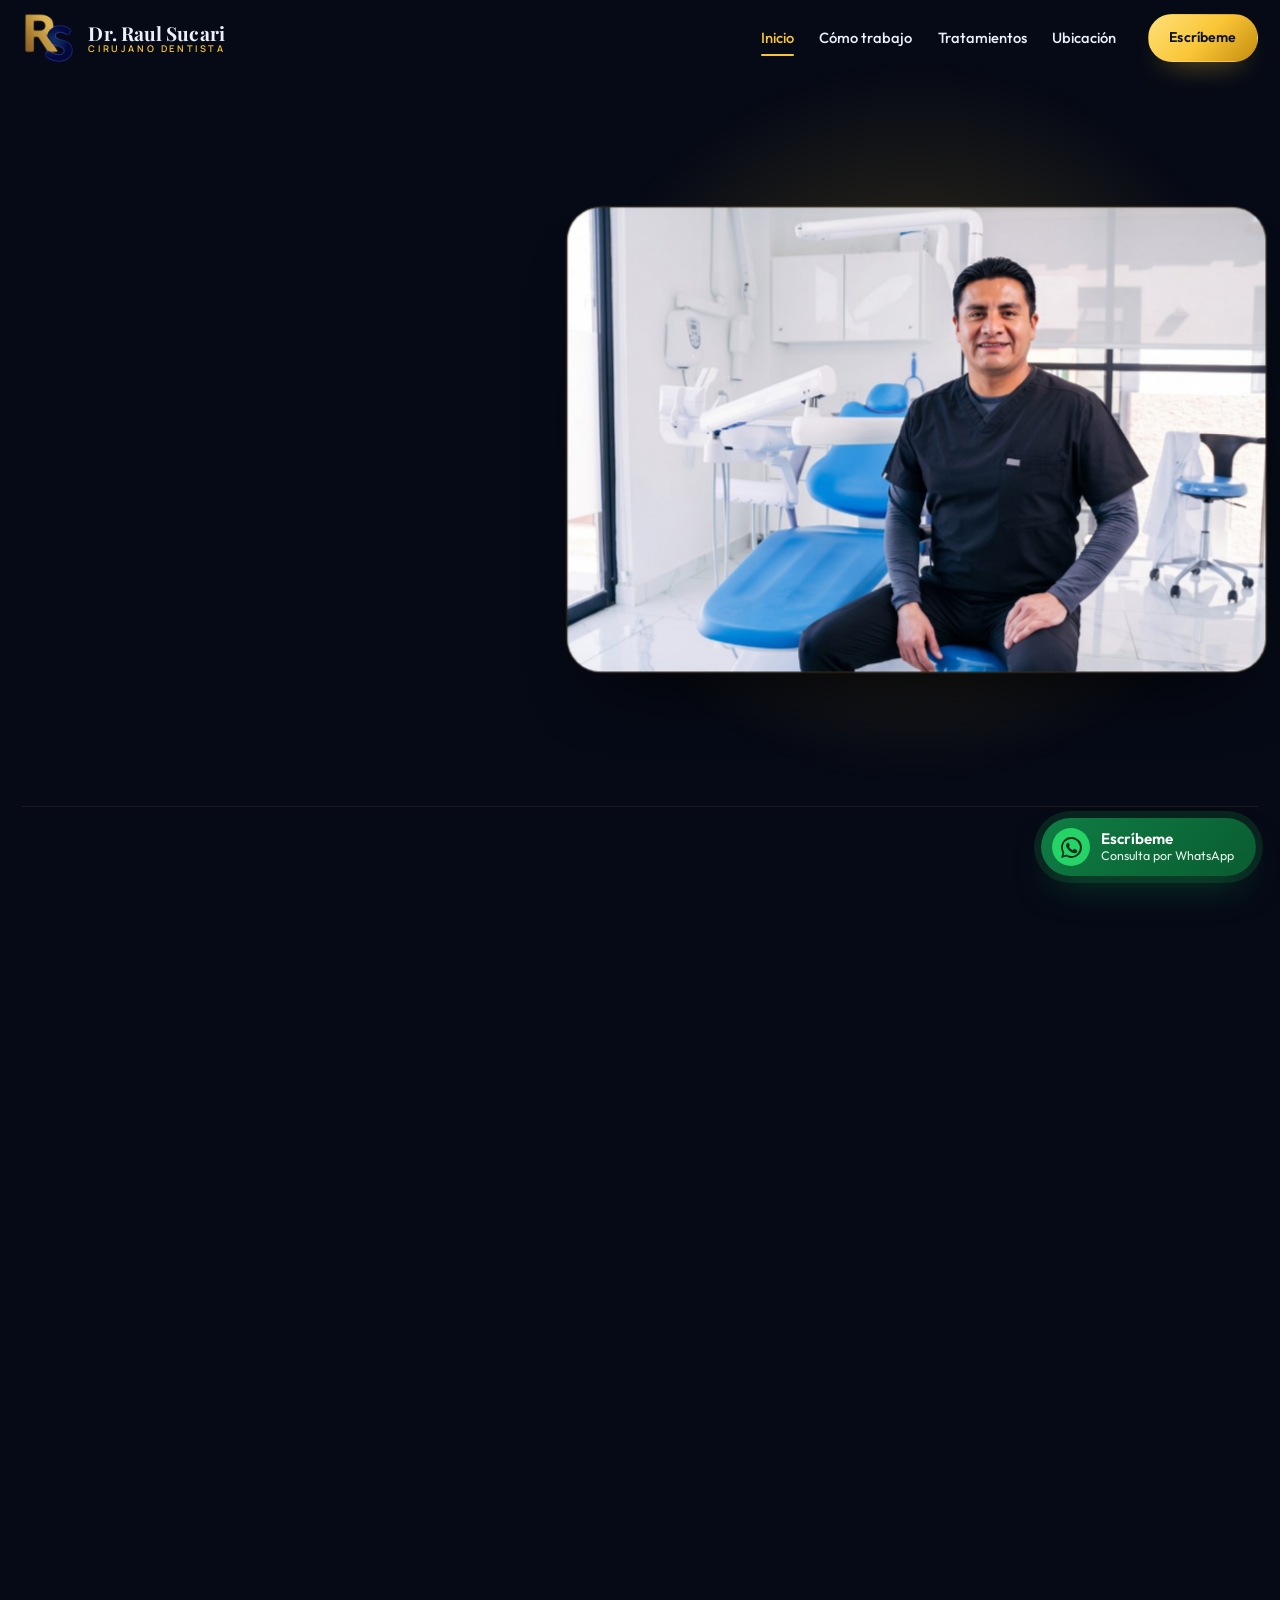
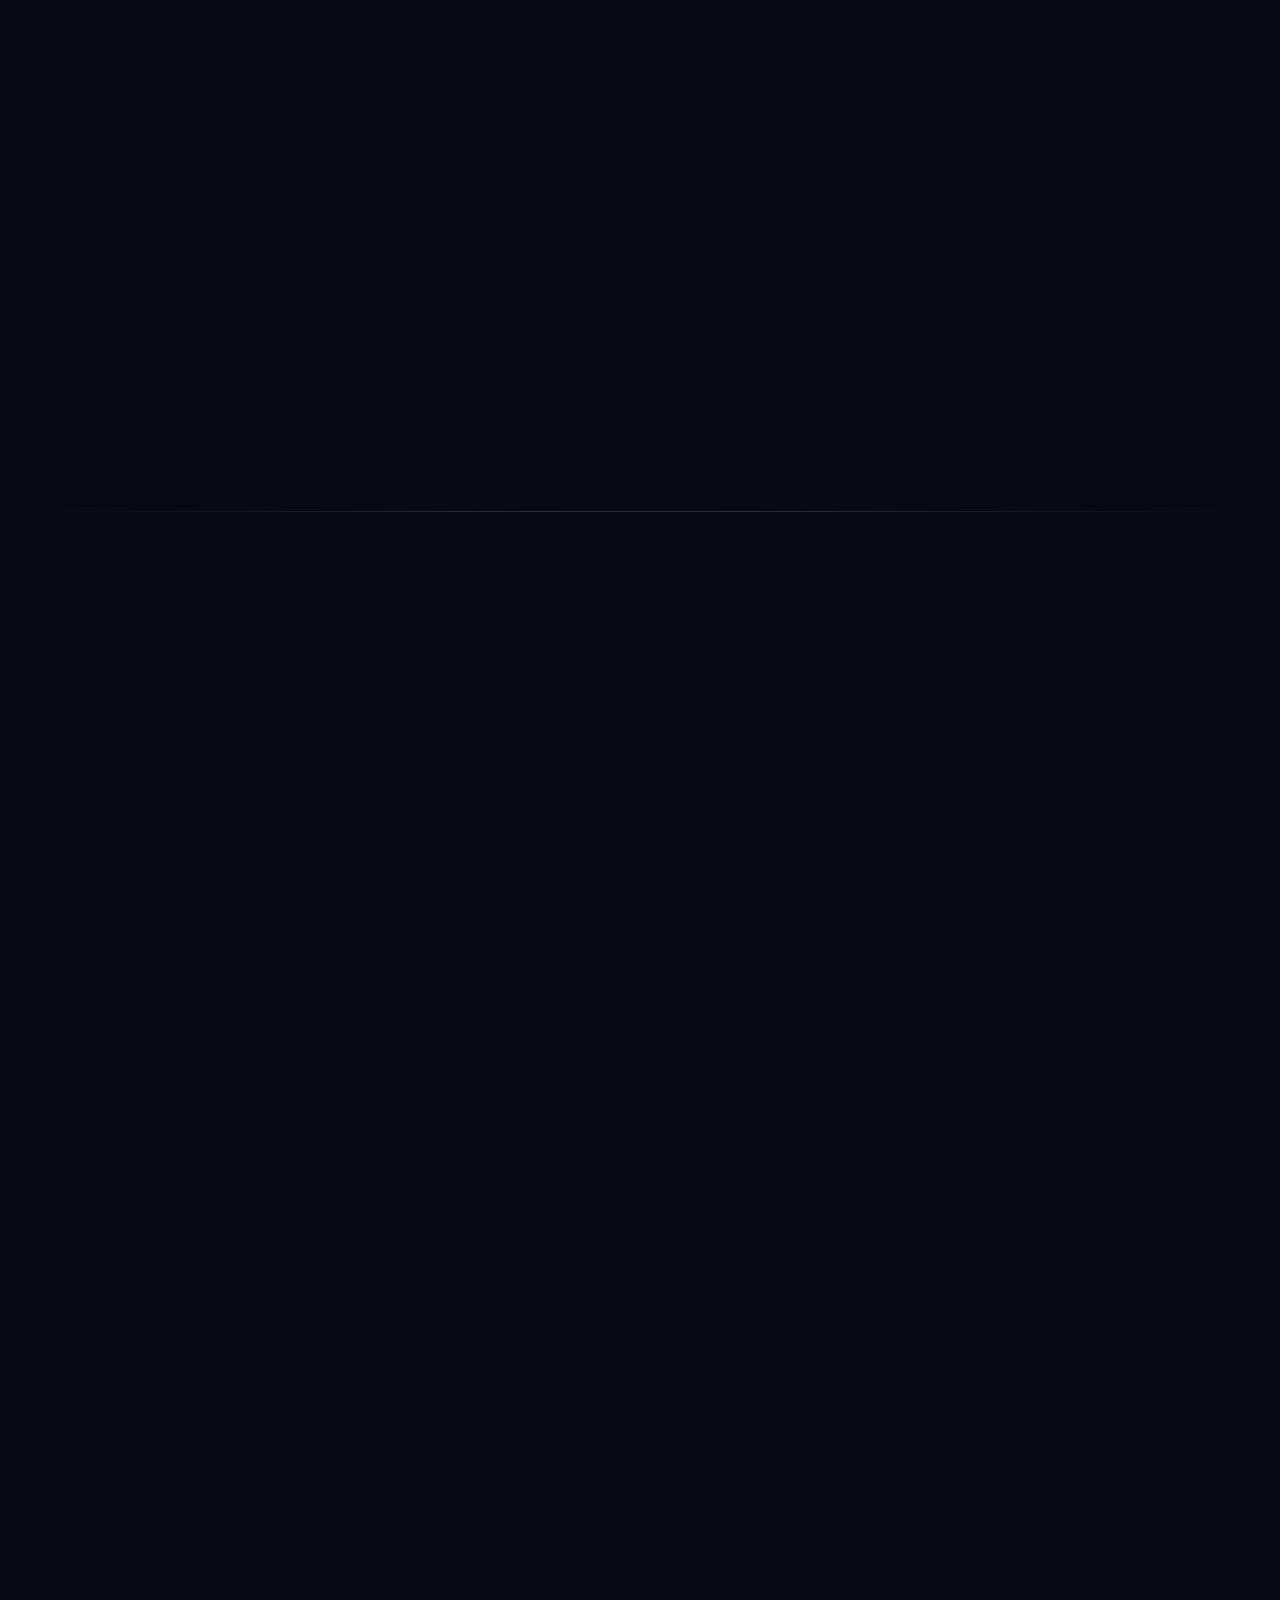
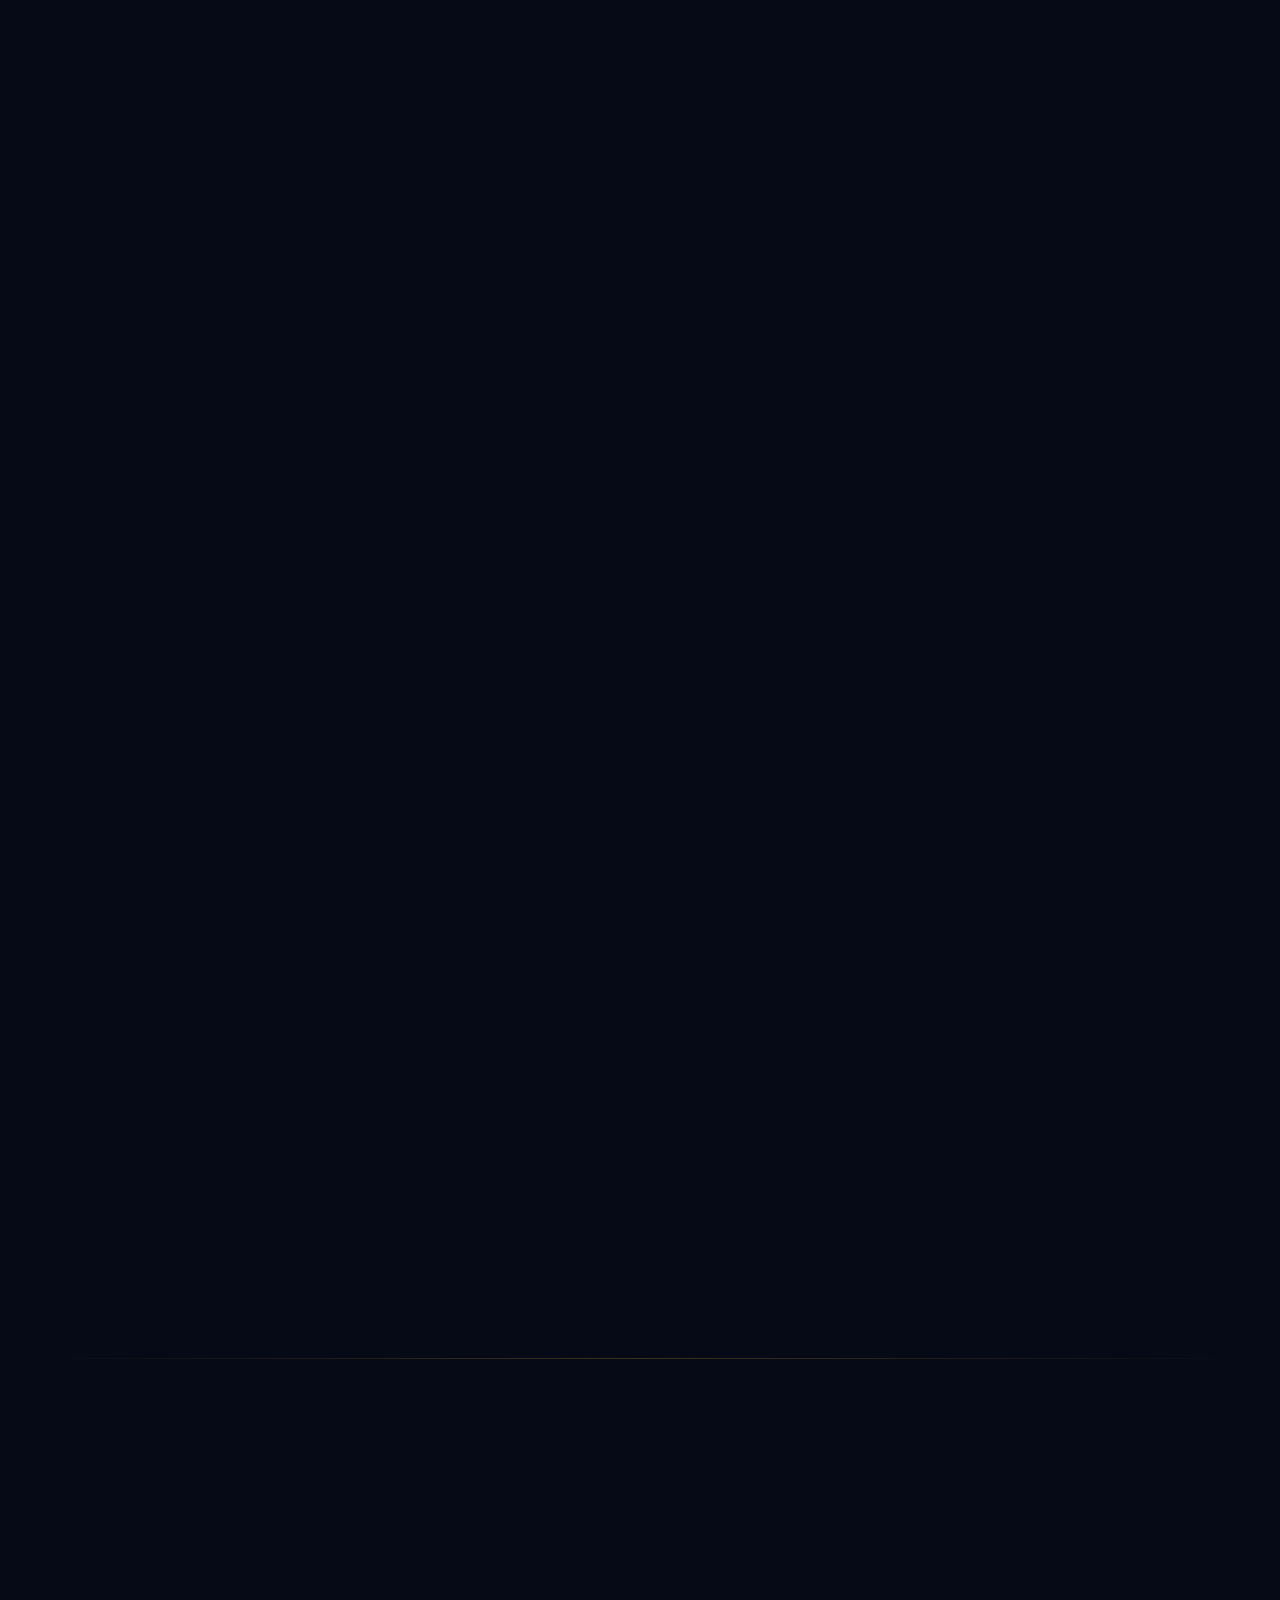
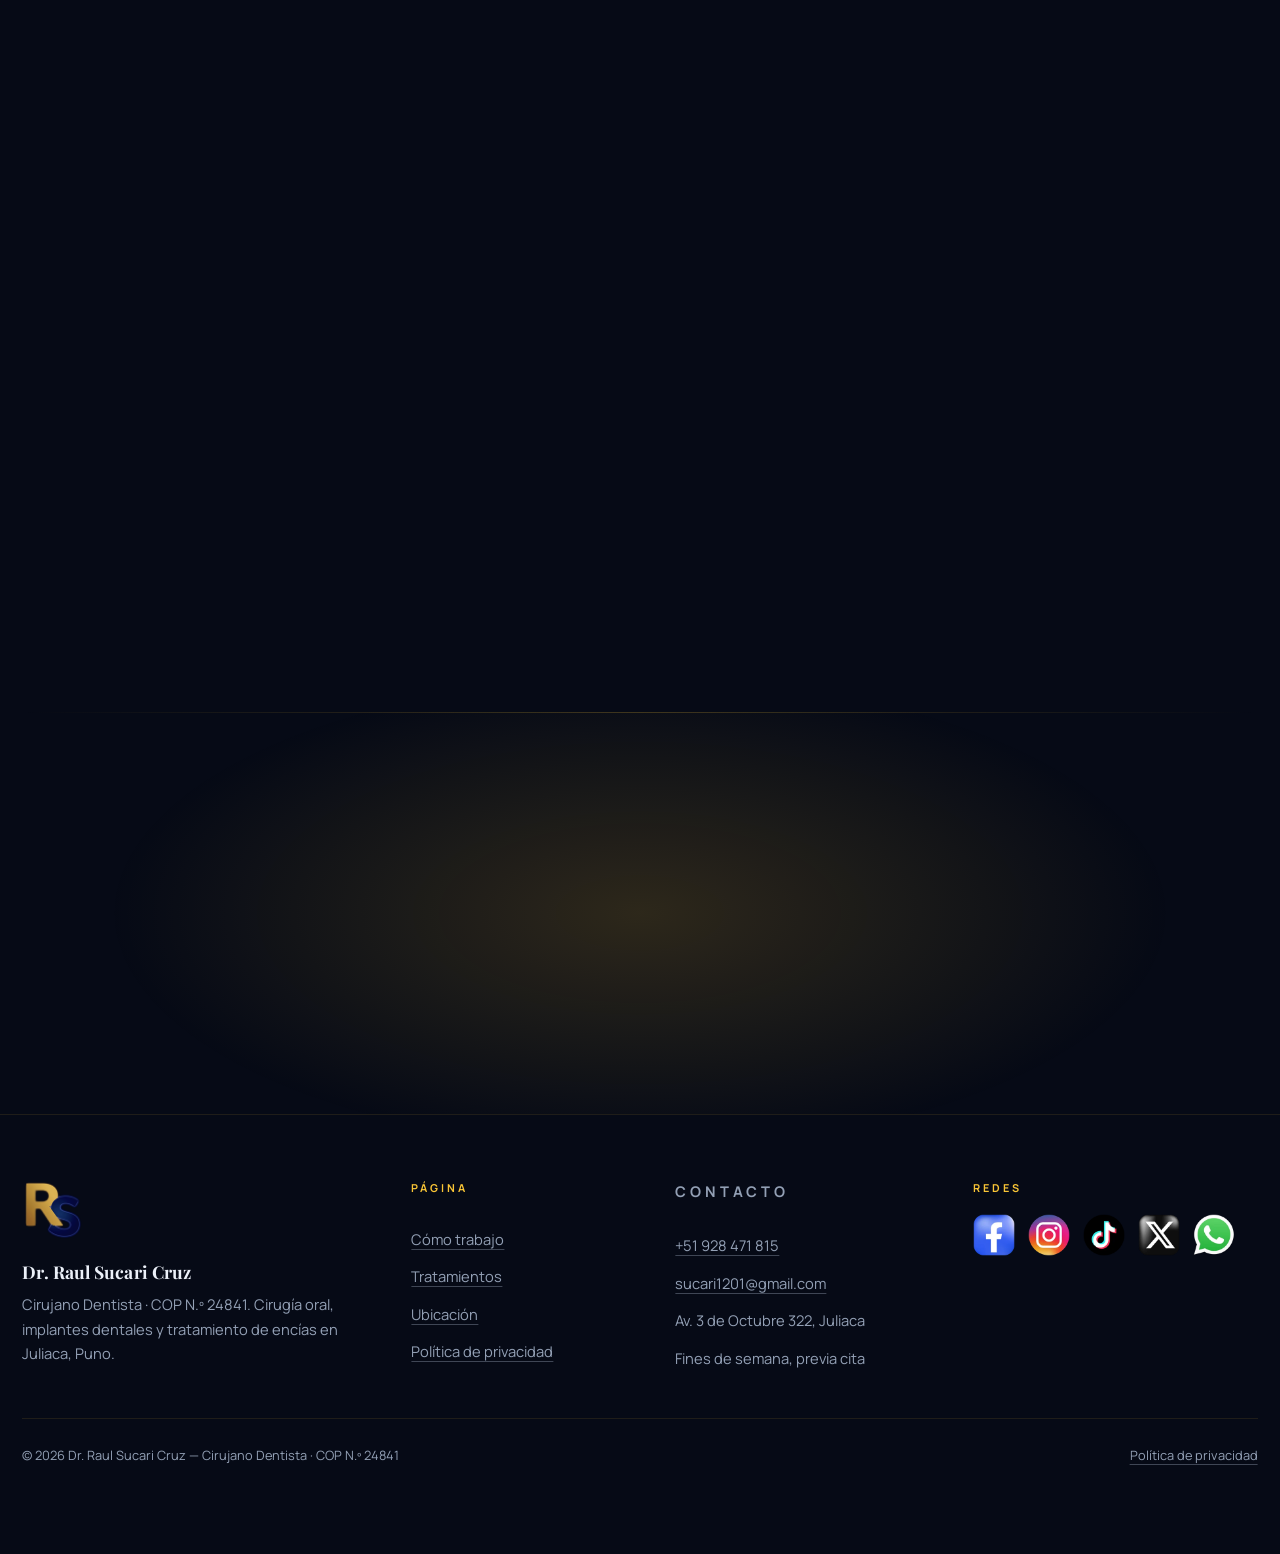
<file: index.html>
<!DOCTYPE html>
<html lang="es">
<head>
  <meta charset="UTF-8">
  <meta name="viewport" content="width=device-width, initial-scale=1.0">
  <title>Dr. Raul Sucari Cruz — Cirujano Dentista en Juliaca</title>
  <meta name="description" content="Cirujano Dentista en Juliaca. Implantes dentales, cirugía oral y extracción de terceras molares. COP N.º 24841. Escríbeme por WhatsApp.">
  <meta name="theme-color" content="#070C1B">
  <meta name="author" content="Dr. Raul Sucari Cruz">

  <!-- Verificación de propiedad en Google Search Console. Va solo en la
       portada: es la única página que Google comprueba para una propiedad
       de tipo "Prefijo de la URL". No se borra aunque ya esté verificada —
       Google la revisa cada cierto tiempo y, si desaparece, revoca el
       acceso a la propiedad. -->
  <meta name="google-site-verification" content="EY0eyvdVNJ2qonPcK0DS809u1f-yd6VJKJ5hI5dEZ3Q">

  <!-- Absolutas solo aquí: las etiquetas sociales y el canonical las exige
       el protocolo. Si cambia el dominio hay que tocarlas todas —son 13 en
       este archivo, contando las del JSON-LD del final— más privacidad.html,
       sitemap.xml y robots.txt, y todas tienen que decir exactamente lo
       mismo. El resto del sitio va en rutas relativas. -->
  <link rel="canonical" href="https://drsucari.com/">
  <meta property="og:type" content="profile">
  <meta property="og:title" content="Dr. Raul Sucari Cruz — Cirujano Dentista en Juliaca">
  <meta property="og:description" content="Implantes dentales, cirugía oral y extracción de terceras molares en Juliaca, Puno. COP N.º 24841. Citas por WhatsApp.">
  <meta property="og:image" content="https://drsucari.com/assets/doctor.jpg">
  <!-- Las medidas van con las reales de doctor.jpg (1080×1080). Sin ellas,
       WhatsApp y Facebook tienen que descargar la imagen antes de decidir el
       tamaño de la tarjeta y, la primera vez que se comparte el enlace,
       suelen enseñarlo sin miniatura. -->
  <meta property="og:image:width" content="1080">
  <meta property="og:image:height" content="1080">
  <meta property="og:image:alt" content="El Dr. Raul Sucari Cruz, Cirujano Dentista en Juliaca">
  <meta property="og:url" content="https://drsucari.com/">
  <meta property="og:site_name" content="Dr. Raul Sucari Cruz">
  <meta property="og:locale" content="es_PE">
  <meta name="twitter:card" content="summary_large_image">
  <meta name="twitter:title" content="Dr. Raul Sucari Cruz — Cirujano Dentista en Juliaca">
  <meta name="twitter:description" content="Implantes dentales, cirugía oral y extracción de terceras molares en Juliaca, Puno. COP N.º 24841.">
  <meta name="twitter:image" content="https://drsucari.com/assets/doctor.jpg">
  <meta name="twitter:image:alt" content="El Dr. Raul Sucari Cruz, Cirujano Dentista en Juliaca">

  <link rel="icon" type="image/png" href="assets/favicon.png">
  <link rel="preconnect" href="https://fonts.googleapis.com">
  <link rel="preconnect" href="https://fonts.gstatic.com" crossorigin>
  <!-- Precarga la imagen del hero (la que manda en el LCP). Si se cambia
       cuál va arriba, hay que cambiar también esta línea. -->
  <link rel="preload" as="image" href="assets/consultorio.jpg" fetchpriority="high">
  <link href="https://fonts.googleapis.com/css2?family=Playfair+Display:wght@500..700&family=Outfit:wght@400..700&family=Manrope:wght@400..700&display=swap" rel="stylesheet">
  <link rel="stylesheet" href="css/styles.css?v=6">
</head>
<body>

  <a href="#contenido" class="skip">Ir al contenido</a>

  <!-- ==================== HEADER ==================== -->
  <header class="header" id="header">
    <div class="container header__inner">

      <a href="#inicio" class="brand" aria-label="Dr. Raul Sucari Cruz, inicio">
        <img class="brand__logo" src="assets/marca.png" alt="" width="128" height="128">
        <span class="brand__text">
          <span class="brand__name">Dr. Raul Sucari</span>
          <span class="brand__tag">Cirujano Dentista</span>
        </span>
      </a>

      <nav class="nav" id="nav" aria-label="Navegación principal">
        <a href="#inicio" class="nav__link">Inicio</a>
        <a href="#como-trabajo" class="nav__link">Cómo trabajo</a>
        <a href="#tratamientos" class="nav__link">Tratamientos</a>
        <a href="#ubicacion" class="nav__link">Ubicación</a>
        <a href="https://wa.me/51928471815?text=Hola%20doctor%2C%20vi%20su%20p%C3%A1gina%20web%20y%20quisiera%20consultarle"
           target="_blank" rel="noopener" class="btn btn--gold btn--sm nav__cta">Escríbeme</a>
      </nav>

      <button class="burger" id="burger" aria-label="Abrir menú" aria-expanded="false" aria-controls="nav">
        <span></span><span></span><span></span>
      </button>

    </div>
  </header>

  <main id="contenido">

  <!-- ==================== HERO ==================== -->
  <section class="hero" id="inicio">
    <div class="container hero__inner">

      <div class="hero__content">
        <p class="eyebrow reveal">Juliaca · Puno</p>

        <h1 class="hero__title reveal">Dr. Raul<br><span>Sucari Cruz</span></h1>

        <p class="hero__credential reveal">Cirujano Dentista</p>

        <!-- Ojo con la redacción de las dos especialidades: mientras no haya
             inscripción en el RNE, la única fórmula permitida es "Egresado de
             la Segunda Especialidad en…", nunca "Especialista en…" (R1). -->
        <ul class="hero__formacion reveal">
          <li><strong>Cirujano Dentista:</strong> Titulado por la Universidad Nacional del Altiplano (UNA – Puno)</li>
          <li><strong>Egresado de la Segunda Especialidad en Cirugía Bucal y Maxilofacial:</strong> Universidad Nacional Mayor de San Marcos</li>
          <li><strong>Egresado de la Segunda Especialidad en Periodoncia e Implantología Oral:</strong> Por la Universidad de la región Puno.</li>
          <li><strong>Magíster en Salud; mención en Salud Pública.</strong></li>
          <li><strong>Colegiatura vigente:</strong> C.O.P. N.º 24841</li>
        </ul>

        <p class="hero__lema reveal">
          Diagnóstico exacto. Cirugía precisa. Devolvemos función, forma y sonrisa.
        </p>

        <div class="hero__actions reveal">
          <a href="https://wa.me/51928471815?text=Hola%20doctor%2C%20vi%20su%20p%C3%A1gina%20web%20y%20quisiera%20consultarle"
             target="_blank" rel="noopener" class="btn btn--gold">
            <svg viewBox="0 0 24 24" width="19" height="19" fill="currentColor" aria-hidden="true"><path d="M12 2a10 10 0 0 0-8.6 15.1L2 22l5.1-1.3A10 10 0 1 0 12 2Zm0 18.2c-1.6 0-3.1-.4-4.4-1.2l-.3-.2-3 .8.8-3-.2-.3A8.2 8.2 0 1 1 12 20.2Zm4.6-6.1c-.3-.1-1.5-.7-1.7-.8-.2-.1-.4-.1-.6.1-.2.3-.6.8-.8 1-.1.2-.3.2-.5.1a6.7 6.7 0 0 1-3.3-2.9c-.3-.4 0-.5.2-.8l.4-.5c.1-.2.1-.3 0-.5l-.8-1.9c-.2-.5-.4-.4-.6-.4h-.5c-.2 0-.5.1-.7.3-.2.3-.9.9-.9 2.2s.9 2.5 1.1 2.7c.1.2 1.9 2.9 4.6 4a15 15 0 0 0 1.5.6c.6.2 1.2.2 1.7.1.5-.1 1.5-.6 1.7-1.2.2-.6.2-1.1.2-1.2-.1-.1-.3-.2-.6-.3Z"/></svg>
            Escribir por WhatsApp
          </a>
          <!-- El hueco del pin va calado con fill-rule="evenodd", no pintado
               del color del fondo: así se ve bien tanto sobre el degradado
               como sobre el dorado translúcido que entra al pasar el ratón. -->
          <a href="#ubicacion" class="btn btn--ghost">
            <svg class="btn__pin" viewBox="0 0 24 24" width="19" height="19"
                 fill="currentColor" fill-rule="evenodd" aria-hidden="true">
              <path d="M12 1.7a7.8 7.8 0 0 0-7.8 7.8c0 5.4 6.9 12.4 7.2 12.7a.85.85 0 0 0 1.2 0c.3-.3 7.2-7.3 7.2-12.7A7.8 7.8 0 0 0 12 1.7Zm0 10.9a3.1 3.1 0 1 1 0-6.2 3.1 3.1 0 0 1 0 6.2Z"/>
              <ellipse cx="12" cy="21.9" rx="4" ry="1.4"/>
            </svg>
            Ver dónde atiendo
          </a>
        </div>
      </div>

      <!-- La foto del consultorio va arriba y el retrato del doctor abajo,
           por pedido del cliente. El marco conserva el gesto 3D. -->
      <div class="hero__stage">
        <div class="retrato">
          <div class="retrato__inner">
            <span class="retrato__halo" aria-hidden="true"></span>
            <img class="retrato__foto" src="assets/consultorio.jpg"
                 alt="El consultorio del Dr. Raul Sucari Cruz en Juliaca, con el sillón dental"
                 width="1300" height="726" fetchpriority="high" decoding="async">
          </div>
        </div>
      </div>

    </div>
  </section>

  <!-- ==================== BARRA DE CONFIANZA ==================== -->
  <section class="trust" aria-label="Credenciales del profesional">
    <ul class="container trust__list">
      <li class="reveal">
        <strong>COP N.º 24841</strong>
        <span>Colegiatura vigente</span>
      </li>
      <li class="reveal">
        <strong>2.ª Especialidad</strong>
        <span>Cirugía Bucal y Maxilofacial<br>Periodoncia e Implantología</span>
      </li>
      <li class="reveal">
        <strong>Más de 2 décadas</strong>
        <span>Experiencia clínica</span>
      </li>
      <li class="reveal">
        <strong>Magíster</strong>
        <span>Salud Pública</span>
      </li>
    </ul>
  </section>

  <!-- ==================== CÓMO TRABAJO ==================== -->
  <section class="section office" id="como-trabajo">
    <div class="container office__inner">

      <div class="office__content">
        <p class="eyebrow reveal">Cómo trabajo</p>
        <h2 class="section__title reveal">Cómo trabajo contigo</h2>

        <ul class="checks">
          <li class="reveal"><strong>Diagnóstico preciso antes de cada procedimiento.</strong> Estudio tu caso con radiografía panorámica, tomografía (Cone Beam) y, cuando el caso lo amerita, resonancia magnética, con el apoyo de radiología y patología. Con las imágenes te muestro el diagnóstico y las alternativas de tratamiento.</li>
          <li class="reveal"><strong>Plan de tratamiento explicado paso a paso.</strong> Antes de decidir, te detallo el procedimiento —una cirugía, un implante o el tratamiento de tus encías—, el número de sesiones, los tiempos de cada etapa y qué esperar durante la recuperación.</li>
          <li class="reveal"><strong>Atención en equipo para casos complejos.</strong> Dirijo tu tratamiento y, cuando el caso lo requiere, trabajo con un equipo multidisciplinario (ortodoncista, anestesiólogo y personal de sala) para resolver en sala de operaciones casos complejos como trauma facial, infecciones, quistes y tumores.</li>
          <li class="reveal"><strong>Seguimiento personalizado después de la cirugía.</strong> Controlo de cerca tu recuperación en cada etapa del postoperatorio, junto al equipo que te atendió, hasta darte el alta.</li>
          <li class="reveal"><strong>Citas por WhatsApp.</strong> Escribes, coordinamos el horario y listo. Sin llamadas en espera ni intermediarios.</li>
        </ul>
      </div>

      <figure class="office__media reveal">
        <img src="assets/doctor.jpg" alt="El Dr. Raul Sucari Cruz, Cirujano Dentista" width="1080" height="1080" loading="lazy" decoding="async">
      </figure>

    </div>
  </section>

  <!-- ==================== TRATAMIENTOS ==================== -->
  <section class="section treatments" id="tratamientos">
    <div class="container">

      <div class="section__head">
        <p class="eyebrow reveal">Tratamientos</p>
        <h2 class="section__title reveal">Qué realizo en el consultorio</h2>
        <p class="section__lead section__lead--lema reveal">
          Todo parte de una consulta con diagnóstico por imágenes; los casos
          complejos se resuelven con equipo multidisciplinario.
        </p>
      </div>

      <article class="card card--puerta reveal">
        <span class="card__icon" aria-hidden="true">
          <svg viewBox="0 0 32 32" fill="none" stroke="currentColor" stroke-width="1.6" stroke-linecap="round" stroke-linejoin="round"><rect x="4" y="3.5" width="16" height="20" rx="2.5"/><path d="M8.5 9.5h7M8.5 14h7M8.5 18.5h4"/><circle cx="22.5" cy="21.5" r="5.5"/><path d="m26.6 25.6 2.9 2.9"/></svg>
        </span>
        <h3 class="card__title">Consulta y diagnóstico</h3>
        <p class="card__text">
          El punto de partida. Evalúo tu caso con radiografía panorámica o tomografía
          (Cone Beam), establezco el diagnóstico y te presento las alternativas de
          tratamiento. Recién ahí planificamos juntos.
        </p>
      </article>

      <div class="grupo">
        <h3 class="grupo__titulo reveal">Cirugía Bucal y Maxilofacial</h3>
        <div class="cards">

          <article class="card reveal">
            <span class="card__icon" aria-hidden="true">
              <svg viewBox="0 0 32 32" fill="none" stroke="currentColor" stroke-width="1.6" stroke-linecap="round" stroke-linejoin="round"><path d="M10 4c-3 0-5 2.5-5 6 0 6 2.5 12 4.5 16 .8 1.6 2.8 1.2 3-.5.3-2.6.8-6.5 3.5-6.5s3.2 3.9 3.5 6.5c.2 1.7 2.2 2.1 3 .5C24.5 22 27 16 27 10c0-3.5-2-6-5-6-2.5 0-3.5 1.5-6 1.5S12.5 4 10 4Z"/><path d="M20 8l6-6M23 9.5 28.5 4"/></svg>
            </span>
            <h4 class="card__title">Terceros molares retenidos (muelas del juicio)</h4>
            <p class="card__text">
              Cuando la muela del juicio no erupciona o lo hace en mala posición, puede
              provocar dolor, infección (pericoronaritis) y daño al molar vecino. Realizo
              la exodoncia quirúrgica bajo anestesia local, con técnica cuidadosa y un
              protocolo claro de recuperación.
            </p>
          </article>

          <article class="card reveal">
            <span class="card__icon" aria-hidden="true">
              <svg viewBox="0 0 32 32" fill="none" stroke="currentColor" stroke-width="1.6" stroke-linecap="round" stroke-linejoin="round"><path d="M25 3 15 13m0 0-8.5 8.5a3.5 3.5 0 0 0 5 5L20 18m-5-5 5 5m4-14 3 3-4 4-3-3 4-4Z"/></svg>
            </span>
            <h4 class="card__title">Exodoncias simples y complejas</h4>
            <p class="card__text">
              Extracción de piezas muy destruidas, restos radiculares o dientes incluidos
              que requieren abordaje quirúrgico. Se realizan preservando en lo posible el
              hueso y los tejidos vecinos.
            </p>
          </article>

          <article class="card reveal">
            <span class="card__icon" aria-hidden="true">
              <svg viewBox="0 0 32 32" fill="none" stroke="currentColor" stroke-width="1.6" stroke-linecap="round" stroke-linejoin="round"><path d="M21 3c-6.4 0-11 4.7-11 10.5 0 2.6-1.5 4.2-2.6 5.7-.7.9-.3 1.9.8 2.2l2.3.6v3.6A2.4 2.4 0 0 0 12.9 28H19"/><path d="M14 13.5h.02"/><path d="M14.5 21.5c1.9 1.3 4.2 1.3 6.1 0"/></svg>
            </span>
            <h4 class="card__title">Cirugía ortognática y del perfil facial</h4>
            <p class="card__text">
              Corrige las alteraciones de los maxilares y de la mordida de origen óseo,
              que no se resuelven solo con ortodoncia. Se planifica junto al ortodoncista
              para restablecer la función masticatoria y la armonía facial.
            </p>
          </article>

          <article class="card reveal">
            <span class="card__icon" aria-hidden="true">
              <svg viewBox="0 0 32 32" fill="none" stroke="currentColor" stroke-width="1.6" stroke-linecap="round" stroke-linejoin="round"><path d="M8 24c-1.5-3-2-6.5-1-10 1.2-4.4 5-7 9-7s7.8 2.6 9 7c1 3.5.5 7-1 10"/><path d="M12 26c-1-1.5-1.3-3.5-.6-5.4.8-2.3 2.7-3.6 4.6-3.6s3.8 1.3 4.6 3.6c.7 1.9.4 3.9-.6 5.4"/><circle cx="16" cy="21.5" r="1.6"/></svg>
            </span>
            <h4 class="card__title">Injertos óseos y reconstrucción de maxilares</h4>
            <p class="card__text">
              Cuando no hay volumen óseo suficiente para un implante, o tras una pérdida
              por lesión, se regenera el hueso mediante injertos. Es el paso previo que
              permite una rehabilitación con implantes estable y duradera.
            </p>
          </article>

          <article class="card reveal">
            <span class="card__icon" aria-hidden="true">
              <svg viewBox="0 0 32 32" fill="none" stroke="currentColor" stroke-width="1.6" stroke-linecap="round" stroke-linejoin="round"><path d="M16 3.5 26.5 7v8.2c0 6.7-4.5 11.2-10.5 13-6-1.8-10.5-6.3-10.5-13V7L16 3.5Z"/><path d="M16 11.5v8M12 15.5h8"/></svg>
            </span>
            <h4 class="card__title">Trauma facial e infecciones de urgencia</h4>
            <p class="card__text">
              Manejo de fracturas y heridas del territorio maxilofacial por accidentes, y
              de infecciones odontogénicas y abscesos que pueden comprometer la cara.
              Atención oportuna para controlar la infección y restablecer la función.
            </p>
          </article>

          <article class="card reveal">
            <span class="card__icon" aria-hidden="true">
              <svg viewBox="0 0 32 32" fill="none" stroke="currentColor" stroke-width="1.6" stroke-linecap="round" stroke-linejoin="round"><circle cx="14" cy="14" r="9.5"/><circle cx="14" cy="14" r="3.6"/><path d="m21 21 6.8 6.8"/></svg>
            </span>
            <h4 class="card__title">Cirugía de quistes y tumores</h4>
            <p class="card__text">
              Extirpación de quistes y lesiones de los maxilares y tejidos blandos, con
              estudio de biopsia para confirmar el diagnóstico. El manejo oportuno
              protege el hueso y las piezas cercanas.
            </p>
          </article>

        </div>
      </div>

      <div class="grupo">
        <h3 class="grupo__titulo reveal">Periodoncia e Implantología Oral</h3>
        <div class="cards">

          <article class="card reveal">
            <span class="card__icon" aria-hidden="true">
              <svg viewBox="0 0 32 32" fill="none" stroke="currentColor" stroke-width="1.6" stroke-linecap="round" stroke-linejoin="round"><path d="M16 2v6m0 0-3-3m3 3 3-3M11 12h10l-1.2 14a2 2 0 0 1-2 1.8h-3.6a2 2 0 0 1-2-1.8L11 12Z"/><path d="M9 12h14"/></svg>
            </span>
            <h4 class="card__title">Implantes dentales</h4>
            <p class="card__text">
              Un implante de titanio osteointegrado reemplaza la raíz del diente perdido y
              soporta la corona nueva. Indicado ante la ausencia de una o más piezas, sin
              desgastar los dientes vecinos ni depender de una prótesis removible. Se
              planifica sobre tomografía.
            </p>
          </article>

          <article class="card reveal">
            <span class="card__icon" aria-hidden="true">
              <svg viewBox="0 0 32 32" fill="none" stroke="currentColor" stroke-width="1.6" stroke-linecap="round" stroke-linejoin="round"><path d="M6 20c0-5 4-9 10-9s10 4 10 9c0 3-2 5-4.5 5-2 0-3-1-5.5-1s-3.5 1-5.5 1C8 25 6 23 6 20Z"/><path d="M11 11V8a5 5 0 0 1 10 0v3"/></svg>
            </span>
            <h4 class="card__title">Tratamiento de encías</h4>
            <p class="card__text">
              La enfermedad periodontal causa sangrado, retracción y movilidad de los
              dientes, y avanza sin dolor. Se controla con raspado y alisado radicular y
              terapia periodontal, antes de que se pierda el hueso de soporte.
            </p>
          </article>

          <article class="card reveal">
            <span class="card__icon" aria-hidden="true">
              <svg viewBox="0 0 32 32" fill="none" stroke="currentColor" stroke-width="1.6" stroke-linecap="round" stroke-linejoin="round"><path d="M5 21c0-5.5 4.5-10 11-10s11 4.5 11 10c0 2.8-2 4.6-4.4 4.6-2 0-3-1-6.6-1s-4.6 1-6.6 1C7 25.6 5 23.8 5 21Z"/><path d="m20.5 8.5 4-4m-2.5 6.5 4-4"/></svg>
            </span>
            <h4 class="card__title">Cirugía periodontal e injertos de encía</h4>
            <p class="card__text">
              Cuando la encía ya se dañó o retrajo, se corrige con cirugía periodontal e
              injertos de tejido para recuperar la salud de los tejidos de soporte y
              mejorar la estética de la sonrisa.
            </p>
          </article>

        </div>
      </div>

      <div class="grupo">
        <h3 class="grupo__titulo reveal">Odontología general</h3>
        <div class="cards cards--ancha">

          <article class="card reveal">
            <span class="card__icon" aria-hidden="true">
              <svg viewBox="0 0 32 32" fill="none" stroke="currentColor" stroke-width="1.6" stroke-linecap="round" stroke-linejoin="round"><path d="M10 5c-3 0-5 2.5-5 6 0 6 2.5 11.5 4.5 15.5.8 1.6 2.8 1.2 3-.5.3-2.6.8-6 3.5-6s3.2 3.4 3.5 6c.2 1.7 2.2 2.1 3 .5C24.5 22.5 27 17 27 11c0-3.5-2-6-5-6-2.5 0-3.5 1.5-6 1.5S12.5 5 10 5Z"/></svg>
            </span>
            <h4 class="card__title">Odontología general y rehabilitación</h4>
            <p class="card__text">
              Restauraciones (curaciones), profilaxis y controles preventivos para toda la
              familia; tratamiento de conductos (endodoncia); y rehabilitación protésica
              con coronas, puentes y prótesis fija y removible, más ortodoncia, para
              devolver función y estética a las piezas dañadas o perdidas.
            </p>
          </article>

        </div>
      </div>
    </div>
  </section>

  <!-- Aquí va la sección de reseñas cuando el Perfil de Empresa de Google
       tenga reseñas que mostrar. Sin fotos de pacientes y sin textos
       inventados: solo reseñas reales, con el nombre tal como lo publicó
       cada paciente. -->

  <!-- ==================== UBICACIÓN ==================== -->
  <section class="section place" id="ubicacion">
    <div class="container">

      <div class="section__head">
        <p class="eyebrow reveal">Ubicación</p>
        <h2 class="section__title reveal">Av. 3 de Octubre 322, Juliaca</h2>
        <p class="section__lead reveal">Toca el mapa para verlo en grande o pide la ruta desde donde estás.</p>
      </div>

      <div class="place__panel reveal">

        <div class="place__map">
          <iframe
            src="https://www.google.com/maps?q=-15.4792517,-70.1336446&z=17&hl=es&output=embed"
            title="Mapa con la ubicación del consultorio del Dr. Raul Sucari Cruz en la Av. 3 de Octubre 322, Juliaca"
            loading="lazy" referrerpolicy="no-referrer-when-downgrade" allowfullscreen></iframe>

          <span class="place__pin" aria-hidden="true">
            <span class="place__pinDot"></span>
            Av. 3 de Octubre 322
          </span>
        </div>

        <aside class="place__info">
          <ul class="place__data">
            <li>
              <span class="place__label">Dirección</span>
              <span class="place__value">Av. 3 de Octubre 322<br>Juliaca — Puno, Perú</span>
            </li>
            <li>
              <span class="place__label">Atención</span>
              <span class="place__value">Fines de semana, previa cita</span>
            </li>
            <li>
              <span class="place__label">Teléfono y WhatsApp</span>
              <span class="place__value"><a href="tel:+51928471815">+51 928 471 815</a></span>
            </li>
            <li>
              <span class="place__label">Correo</span>
              <span class="place__value"><a href="mailto:sucari1201@gmail.com">sucari1201@gmail.com</a></span>
            </li>
          </ul>

          <div class="place__actions">
            <!-- Un solo botón: abre la ficha del consultorio en Google Maps con
                 el enlace que compartió el cliente. Desde ahí Google ofrece
                 "Indicaciones" a un toque. Antes había dos botones y, al pasar
                 los dos a este enlace, hacían exactamente lo mismo. -->
            <a class="btn btn--gold" target="_blank" rel="noopener"
               href="https://maps.app.goo.gl/Bfqwiv5R6mzu43Lx7">
              <svg viewBox="0 0 24 24" width="18" height="18" fill="none" stroke="currentColor" stroke-width="1.8" stroke-linecap="round" stroke-linejoin="round" aria-hidden="true"><path d="M12 21s7-6.3 7-11a7 7 0 1 0-14 0c0 4.7 7 11 7 11Z"/><circle cx="12" cy="10" r="2.6"/></svg>
              Cómo llegar
            </a>
          </div>
        </aside>

      </div>
    </div>
  </section>

  <!-- ==================== CITA ==================== -->
  <section class="cta">
    <div class="container cta__inner reveal">
      <h2 class="cta__title">¿Conversamos sobre tu caso?</h2>
      <p class="cta__text">
        Escríbeme por WhatsApp, cuéntame qué te pasa y coordinamos el horario
        que mejor te acomode.
      </p>
      <a href="https://wa.me/51928471815?text=Hola%20doctor%2C%20vi%20su%20p%C3%A1gina%20web%20y%20quisiera%20consultarle"
         target="_blank" rel="noopener" class="btn btn--gold btn--lg">
        <svg viewBox="0 0 24 24" width="20" height="20" fill="currentColor" aria-hidden="true"><path d="M12 2a10 10 0 0 0-8.6 15.1L2 22l5.1-1.3A10 10 0 1 0 12 2Zm0 18.2c-1.6 0-3.1-.4-4.4-1.2l-.3-.2-3 .8.8-3-.2-.3A8.2 8.2 0 1 1 12 20.2Zm4.6-6.1c-.3-.1-1.5-.7-1.7-.8-.2-.1-.4-.1-.6.1-.2.3-.6.8-.8 1-.1.2-.3.2-.5.1a6.7 6.7 0 0 1-3.3-2.9c-.3-.4 0-.5.2-.8l.4-.5c.1-.2.1-.3 0-.5l-.8-1.9c-.2-.5-.4-.4-.6-.4h-.5c-.2 0-.5.1-.7.3-.2.3-.9.9-.9 2.2s.9 2.5 1.1 2.7c.1.2 1.9 2.9 4.6 4a15 15 0 0 0 1.5.6c.6.2 1.2.2 1.7.1.5-.1 1.5-.6 1.7-1.2.2-.6.2-1.1.2-1.2-.1-.1-.3-.2-.6-.3Z"/></svg>
        Escribir al +51 928 471 815
      </a>
    </div>
  </section>

  </main>

  <!-- ==================== FOOTER ==================== -->
  <footer class="footer">
    <div class="container footer__inner">

      <div class="footer__brand">
        <img src="assets/marca.png" alt="" width="128" height="128">
        <p>
          <strong>Dr. Raul Sucari Cruz</strong>
          Cirujano Dentista · COP N.º 24841. Cirugía oral, implantes dentales
          y tratamiento de encías en Juliaca, Puno.
        </p>
      </div>

      <nav class="footer__nav" aria-label="Enlaces del pie de página">
        <span class="footer__label">Página</span>
        <a href="#como-trabajo">Cómo trabajo</a>
        <a href="#tratamientos">Tratamientos</a>
        <a href="#ubicacion">Ubicación</a>
        <a href="privacidad.html">Política de privacidad</a>
      </nav>

      <div class="footer__contact">
        <span class="footer__label">Contacto</span>
        <a href="tel:+51928471815">+51 928 471 815</a>
        <a href="mailto:sucari1201@gmail.com">sucari1201@gmail.com</a>
        <span>Av. 3 de Octubre 322, Juliaca</span>
        <span>Fines de semana, previa cita</span>
      </div>

      <div class="footer__social">
        <span class="footer__label">Redes</span>

        <!-- Ojo: estos <img> NO pueden llevar loading="lazy". Nacen con
             display:none (la capa del logo dibujado) y una imagen diferida
             sin caja no se descarga nunca: el evento load no llega, main.js
             no quita .social--fallback y el logo oficial no aparece. -->
        <ul class="socials">

          <li>
            <a class="social social--fallback" href="https://www.facebook.com/raul.sucari.3" target="_blank" rel="noopener" aria-label="Facebook del Dr. Raul Sucari">
              <img class="social__img" src="assets/redes/facebook.webp" alt="" width="48" height="48">
              <span class="social__mark" aria-hidden="true">
                <svg viewBox="0 0 48 48"><circle cx="24" cy="24" r="24" fill="#1877F2"/><path fill="#fff" d="M31.5 30.5l1.1-7h-6.7v-4.6c0-1.9.9-3.8 3.9-3.8h3V9.1s-2.8-.5-5.4-.5c-5.5 0-9.1 3.3-9.1 9.4v5.3h-6.1v7h6.1v16.9a24 24 0 0 0 7.3 0V30.5h5.9z"/></svg>
              </span>
            </a>
          </li>

          <li>
            <a class="social social--fallback" href="https://www.instagram.com/dr.raulsucari/" target="_blank" rel="noopener" aria-label="Instagram del Dr. Raul Sucari">
              <img class="social__img" src="assets/redes/instagram.webp" alt="" width="48" height="48">
              <span class="social__mark" aria-hidden="true">
                <svg viewBox="0 0 48 48">
                  <defs>
                    <radialGradient id="igGrad" cx="0.28" cy="1.05" r="1.3">
                      <stop offset="0" stop-color="#FFD776"/><stop offset=".22" stop-color="#F58529"/>
                      <stop offset=".5" stop-color="#DD2A7B"/><stop offset=".76" stop-color="#8134AF"/>
                      <stop offset="1" stop-color="#515BD4"/>
                    </radialGradient>
                  </defs>
                  <rect width="48" height="48" rx="13" fill="url(#igGrad)"/>
                  <rect x="12" y="12" width="24" height="24" rx="7" fill="none" stroke="#fff" stroke-width="2.6"/>
                  <circle cx="24" cy="24" r="5.8" fill="none" stroke="#fff" stroke-width="2.6"/>
                  <circle cx="31.8" cy="16.2" r="1.9" fill="#fff"/>
                </svg>
              </span>
            </a>
          </li>

          <li>
            <a class="social social--fallback" href="https://www.tiktok.com/@dr.raul.sucari" target="_blank" rel="noopener" aria-label="TikTok del Dr. Raul Sucari">
              <img class="social__img" src="assets/redes/tiktok.webp" alt="" width="48" height="48">
              <span class="social__mark" aria-hidden="true">
                <svg viewBox="0 0 48 48">
                  <circle cx="24" cy="24" r="24" fill="#010101"/>
                  <g transform="translate(-1.6 1.4)"><path fill="#25F4EE" d="M31.2 12c.6 3.4 2.6 5.6 6 6.2v4.2c-2.2.2-4.2-.4-6.1-1.6v8.6c0 4.7-3.6 8.6-8.4 8.6-4.7 0-8.4-3.9-8.4-8.6s3.7-8.6 8.4-8.6c.5 0 1 .1 1.5.2v4.5a4 4 0 1 0 2.7 3.8V12h4.3z"/></g>
                  <g transform="translate(1.6 -1)"><path fill="#FE2C55" d="M31.2 12c.6 3.4 2.6 5.6 6 6.2v4.2c-2.2.2-4.2-.4-6.1-1.6v8.6c0 4.7-3.6 8.6-8.4 8.6-4.7 0-8.4-3.9-8.4-8.6s3.7-8.6 8.4-8.6c.5 0 1 .1 1.5.2v4.5a4 4 0 1 0 2.7 3.8V12h4.3z"/></g>
                  <path fill="#fff" d="M31.2 12c.6 3.4 2.6 5.6 6 6.2v4.2c-2.2.2-4.2-.4-6.1-1.6v8.6c0 4.7-3.6 8.6-8.4 8.6-4.7 0-8.4-3.9-8.4-8.6s3.7-8.6 8.4-8.6c.5 0 1 .1 1.5.2v4.5a4 4 0 1 0 2.7 3.8V12h4.3z"/>
                </svg>
              </span>
            </a>
          </li>

          <li>
            <a class="social social--fallback" href="https://x.com/drraulsucari" target="_blank" rel="noopener" aria-label="X del Dr. Raul Sucari">
              <img class="social__img" src="assets/redes/x.webp" alt="" width="48" height="48">
              <span class="social__mark" aria-hidden="true">
                <svg viewBox="0 0 48 48">
                  <circle cx="24" cy="24" r="24" fill="#0B0B0B"/>
                  <path fill="#fff" d="M27.6 21.9 37 11.3h-2.2l-8.2 9.2-6.5-9.2H12.5l9.9 14L12.5 36.7h2.2l8.6-9.7 6.9 9.7h7.5L27.6 21.9zm-3 3.4-1-1.4-8-11.1h3.4l6.4 9 1 1.4 8.3 11.7h-3.4l-6.7-9.6z"/>
                </svg>
              </span>
            </a>
          </li>

          <li>
            <a class="social social--fallback" href="https://wa.me/51928471815?text=Hola%20doctor%2C%20vi%20su%20p%C3%A1gina%20web%20y%20quisiera%20consultarle" target="_blank" rel="noopener" aria-label="WhatsApp del Dr. Raul Sucari">
              <img class="social__img" src="assets/redes/whatsapp.webp" alt="" width="48" height="48">
              <span class="social__mark" aria-hidden="true">
                <svg viewBox="0 0 48 48">
                  <circle cx="24" cy="24" r="24" fill="#25D366"/>
                  <g transform="translate(7.2 7.2) scale(1.4)"><path fill="#fff" d="M12 2a10 10 0 0 0-8.6 15.1L2 22l5.1-1.3A10 10 0 1 0 12 2Zm0 18.2c-1.6 0-3.1-.4-4.4-1.2l-.3-.2-3 .8.8-3-.2-.3A8.2 8.2 0 1 1 12 20.2Zm4.6-6.1c-.3-.1-1.5-.7-1.7-.8-.2-.1-.4-.1-.6.1-.2.3-.6.8-.8 1-.1.2-.3.2-.5.1a6.7 6.7 0 0 1-3.3-2.9c-.3-.4 0-.5.2-.8l.4-.5c.1-.2.1-.3 0-.5l-.8-1.9c-.2-.5-.4-.4-.6-.4h-.5c-.2 0-.5.1-.7.3-.2.3-.9.9-.9 2.2s.9 2.5 1.1 2.7c.1.2 1.9 2.9 4.6 4a15 15 0 0 0 1.5.6c.6.2 1.2.2 1.7.1.5-.1 1.5-.6 1.7-1.2.2-.6.2-1.1.2-1.2-.1-.1-.3-.2-.6-.3Z"/></g>
                </svg>
              </span>
            </a>
          </li>

        </ul>
      </div>

    </div>

    <div class="container footer__legal">
      <span>© 2026 Dr. Raul Sucari Cruz — Cirujano Dentista · COP N.º 24841</span>
      <a href="privacidad.html">Política de privacidad</a>
    </div>
  </footer>

  <!-- Botón flotante de WhatsApp -->
  <a href="https://wa.me/51928471815?text=Hola%20doctor%2C%20vi%20su%20p%C3%A1gina%20web%20y%20quisiera%20consultarle"
     target="_blank" rel="noopener" class="whatsapp-float" aria-label="Escribir al Dr. Sucari por WhatsApp">
    <span class="whatsapp-float__icon" aria-hidden="true">
      <svg viewBox="0 0 24 24" width="25" height="25" fill="currentColor"><path d="M12 2a10 10 0 0 0-8.6 15.1L2 22l5.1-1.3A10 10 0 1 0 12 2Zm0 18.2c-1.6 0-3.1-.4-4.4-1.2l-.3-.2-3 .8.8-3-.2-.3A8.2 8.2 0 1 1 12 20.2Zm4.6-6.1c-.3-.1-1.5-.7-1.7-.8-.2-.1-.4-.1-.6.1-.2.3-.6.8-.8 1-.1.2-.3.2-.5.1a6.7 6.7 0 0 1-3.3-2.9c-.3-.4 0-.5.2-.8l.4-.5c.1-.2.1-.3 0-.5l-.8-1.9c-.2-.5-.4-.4-.6-.4h-.5c-.2 0-.5.1-.7.3-.2.3-.9.9-.9 2.2s.9 2.5 1.1 2.7c.1.2 1.9 2.9 4.6 4a15 15 0 0 0 1.5.6c.6.2 1.2.2 1.7.1.5-.1 1.5-.6 1.7-1.2.2-.6.2-1.1.2-1.2-.1-.1-.3-.2-.6-.3Z"/></svg>
    </span>
    <span class="whatsapp-float__text">
      <strong>Escríbeme</strong>
      Consulta por WhatsApp
    </span>
  </a>

  <!-- Datos estructurados: el consultorio (Dentist + Physician) y la persona,
       enlazados por @id. El NAP tiene que ser idéntico al del Perfil de
       Empresa de Google. -->
  <script type="application/ld+json">
  {
    "@context": "https://schema.org",
    "@graph": [
      {
        "@type": ["Dentist", "Physician"],
        "@id": "https://drsucari.com/#consultorio",
        "name": "Dr. Raul Sucari Cruz — Cirujano Dentista",
        "url": "https://drsucari.com/",
        "image": "https://drsucari.com/assets/doctor.jpg",
        "description": "Consultorio del Dr. Raul Sucari Cruz, Cirujano Dentista COP N.º 24841, en Juliaca (Puno). Implantes dentales, cirugía oral, extracción de terceras molares retenidas y tratamiento de encías.",
        "telephone": "+51928471815",
        "email": "sucari1201@gmail.com",
        "address": {
          "@type": "PostalAddress",
          "streetAddress": "Av. 3 de Octubre 322",
          "addressLocality": "Juliaca",
          "addressRegion": "Puno",
          "addressCountry": "PE"
        },
        "geo": {
          "@type": "GeoCoordinates",
          "latitude": -15.4792517,
          "longitude": -70.1336446
        },
        "openingHoursSpecification": [
          {
            "@type": "OpeningHoursSpecification",
            "dayOfWeek": ["Saturday", "Sunday"],
            "description": "Previa cita"
          }
        ],
        "logo": "https://drsucari.com/assets/marca.png",
        "areaServed": [
          { "@type": "City", "name": "Juliaca" },
          { "@type": "AdministrativeArea", "name": "Puno" }
        ],
        "hasMap": "https://maps.app.goo.gl/Bfqwiv5R6mzu43Lx7",
        "medicalSpecialty": "Dentistry",
        "availableService": [
          { "@type": "MedicalProcedure", "name": "Implantes dentales" },
          { "@type": "MedicalProcedure", "name": "Extracción de terceras molares retenidas" },
          { "@type": "MedicalProcedure", "name": "Cirugía oral" },
          { "@type": "MedicalProcedure", "name": "Tratamiento de encías" },
          { "@type": "MedicalProcedure", "name": "Injertos óseos" }
        ],
        "employee": { "@id": "https://drsucari.com/#doctor" },
        "sameAs": [
          "https://www.facebook.com/raul.sucari.3",
          "https://www.instagram.com/dr.raulsucari/",
          "https://www.tiktok.com/@dr.raul.sucari",
          "https://x.com/drraulsucari"
        ]
      },
      {
        "@type": "Person",
        "@id": "https://drsucari.com/#doctor",
        "name": "Raul Sucari Cruz",
        "givenName": "Raul",
        "familyName": "Sucari Cruz",
        "jobTitle": "Cirujano Dentista",
        "image": "https://drsucari.com/assets/doctor.jpg",
        "url": "https://drsucari.com/",
        "telephone": "+51928471815",
        "email": "sucari1201@gmail.com",
        "worksFor": { "@id": "https://drsucari.com/#consultorio" },
        "workLocation": { "@id": "https://drsucari.com/#consultorio" },
        "hasCredential": [
          {
            "@type": "EducationalOccupationalCredential",
            "credentialCategory": "Colegiatura",
            "recognizedBy": { "@type": "Organization", "name": "Colegio Odontológico del Perú" },
            "identifier": "COP N.º 24841"
          },
          {
            "@type": "EducationalOccupationalCredential",
            "credentialCategory": "Grado académico",
            "name": "Magíster en Salud Pública"
          }
        ],
        "alumniOf": [
          {
            "@type": "CollegeOrUniversity",
            "name": "Universidad Nacional del Altiplano",
            "url": "https://www.unap.edu.pe/"
          },
          {
            "@type": "CollegeOrUniversity",
            "name": "Universidad Nacional Mayor de San Marcos",
            "url": "https://unmsm.edu.pe/"
          }
        ],
        "sameAs": [
          "https://www.facebook.com/raul.sucari.3",
          "https://www.instagram.com/dr.raulsucari/",
          "https://www.tiktok.com/@dr.raul.sucari",
          "https://x.com/drraulsucari"
        ]
      }
    ]
  }
  </script>

  <!-- El `?v=N` va igual que en la hoja de estilos y por el mismo motivo:
       Safari en iOS se queda con el archivo viejo durante días. Sube junto
       con el de `css/styles.css`. -->
  <script src="js/main.js?v=6"></script>
</body>
</html>
</file>
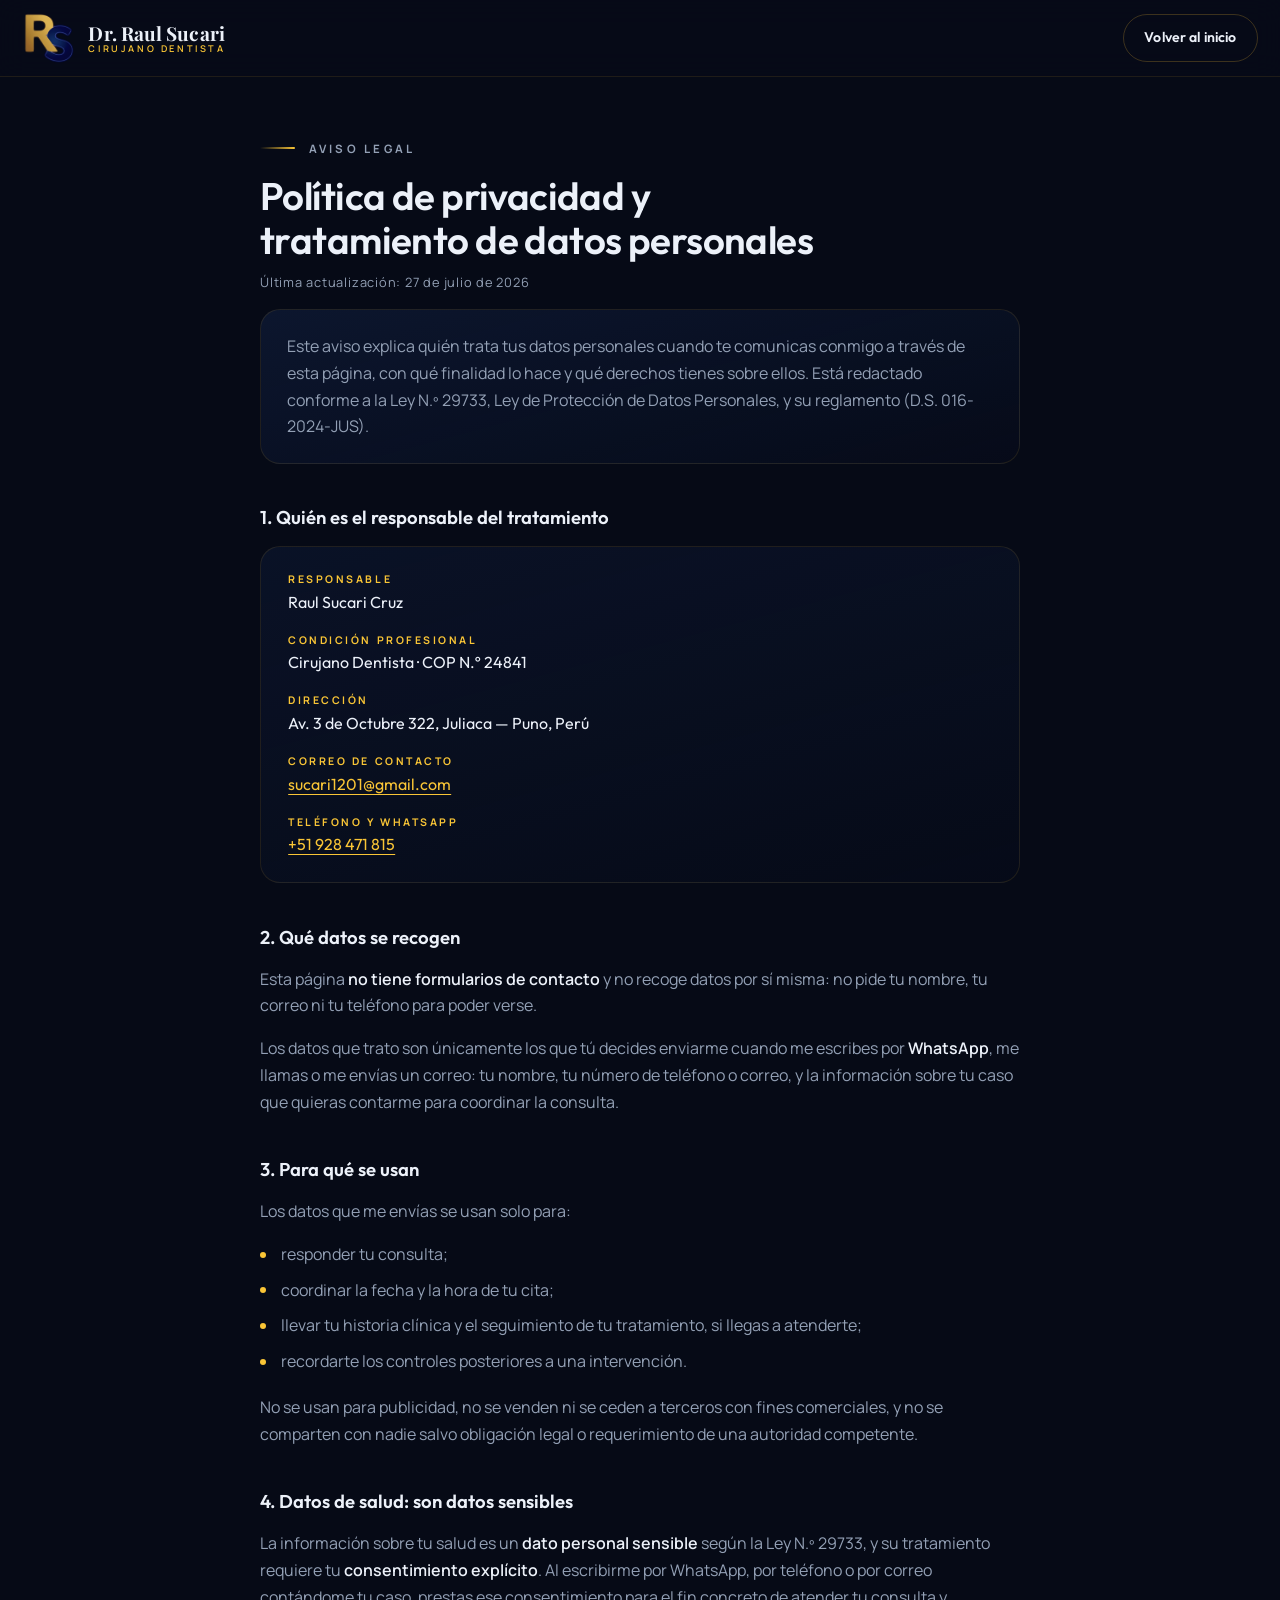
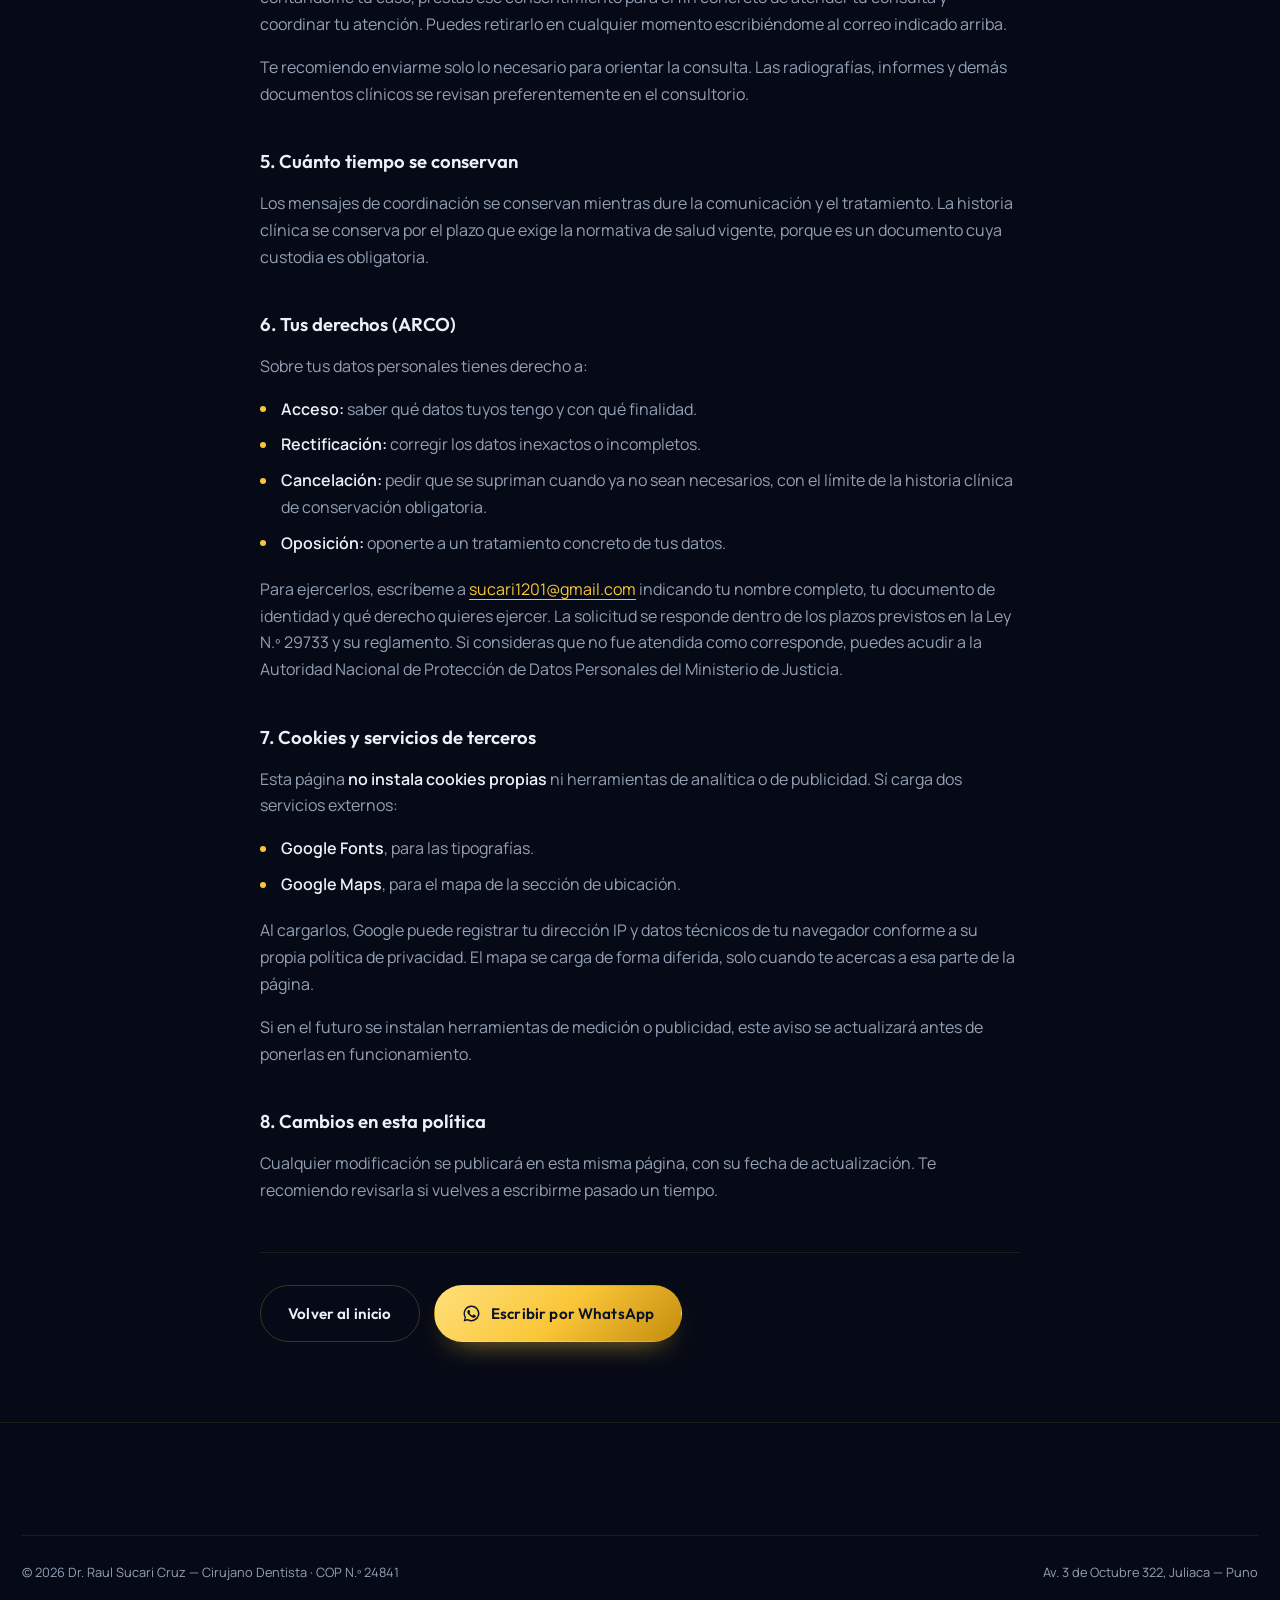
<file: privacidad.html>
<!DOCTYPE html>
<html lang="es">
<head>
  <meta charset="UTF-8">
  <meta name="viewport" content="width=device-width, initial-scale=1.0">
  <title>Política de privacidad — Dr. Raul Sucari Cruz</title>
  <meta name="description" content="Política de privacidad y aviso de tratamiento de datos personales del Dr. Raul Sucari Cruz, Cirujano Dentista COP N.º 24841, Juliaca, Puno.">
  <meta name="theme-color" content="#070C1B">
  <meta name="robots" content="index, follow">
  <link rel="canonical" href="https://drsucari.com/privacidad.html">

  <link rel="icon" type="image/png" href="assets/favicon.png">
  <link rel="preconnect" href="https://fonts.googleapis.com">
  <link rel="preconnect" href="https://fonts.gstatic.com" crossorigin>
  <link href="https://fonts.googleapis.com/css2?family=Playfair+Display:wght@500..700&family=Outfit:wght@400..700&family=Manrope:wght@400..700&display=swap" rel="stylesheet">
  <link rel="stylesheet" href="css/styles.css?v=6">
</head>
<body class="legal-page">

  <a href="#contenido" class="skip">Ir al contenido</a>

  <header class="header">
    <div class="container header__inner">
      <a href="index.html" class="brand" aria-label="Dr. Raul Sucari Cruz, inicio">
        <img class="brand__logo" src="assets/marca.png" alt="" width="128" height="128">
        <span class="brand__text">
          <span class="brand__name">Dr. Raul Sucari</span>
          <span class="brand__tag">Cirujano Dentista</span>
        </span>
      </a>

      <a href="index.html" class="btn btn--ghost btn--sm">Volver al inicio</a>
    </div>
  </header>

  <main id="contenido" class="legal">
    <div class="container legal__inner">

      <p class="eyebrow">Aviso legal</p>
      <h1 class="legal__title">Política de privacidad y tratamiento de datos personales</h1>
      <p class="legal__fecha">Última actualización: 27 de julio de 2026</p>

      <p class="legal__intro">
        Este aviso explica quién trata tus datos personales cuando te comunicas
        conmigo a través de esta página, con qué finalidad lo hace y qué derechos
        tienes sobre ellos. Está redactado conforme a la Ley N.º 29733, Ley de
        Protección de Datos Personales, y su reglamento (D.S. 016-2024-JUS).
      </p>

      <h2>1. Quién es el responsable del tratamiento</h2>
      <ul class="legal__datos">
        <li><span>Responsable</span> Raul Sucari Cruz</li>
        <li><span>Condición profesional</span> Cirujano Dentista · COP N.º 24841</li>
        <li><span>Dirección</span> Av. 3 de Octubre 322, Juliaca — Puno, Perú</li>
        <li><span>Correo de contacto</span> <a href="mailto:sucari1201@gmail.com">sucari1201@gmail.com</a></li>
        <li><span>Teléfono y WhatsApp</span> <a href="tel:+51928471815">+51 928 471 815</a></li>
      </ul>

      <h2>2. Qué datos se recogen</h2>
      <p>
        Esta página <strong>no tiene formularios de contacto</strong> y no recoge datos
        por sí misma: no pide tu nombre, tu correo ni tu teléfono para poder verse.
      </p>
      <p>
        Los datos que trato son únicamente los que tú decides enviarme cuando me
        escribes por <strong>WhatsApp</strong>, me llamas o me envías un correo: tu nombre,
        tu número de teléfono o correo, y la información sobre tu caso que quieras
        contarme para coordinar la consulta.
      </p>

      <h2>3. Para qué se usan</h2>
      <p>Los datos que me envías se usan solo para:</p>
      <ul class="legal__lista">
        <li>responder tu consulta;</li>
        <li>coordinar la fecha y la hora de tu cita;</li>
        <li>llevar tu historia clínica y el seguimiento de tu tratamiento, si llegas a atenderte;</li>
        <li>recordarte los controles posteriores a una intervención.</li>
      </ul>
      <p>
        No se usan para publicidad, no se venden ni se ceden a terceros con fines
        comerciales, y no se comparten con nadie salvo obligación legal o requerimiento
        de una autoridad competente.
      </p>

      <h2>4. Datos de salud: son datos sensibles</h2>
      <p>
        La información sobre tu salud es un <strong>dato personal sensible</strong> según la
        Ley N.º 29733, y su tratamiento requiere tu <strong>consentimiento explícito</strong>.
        Al escribirme por WhatsApp, por teléfono o por correo contándome tu caso, prestas
        ese consentimiento para el fin concreto de atender tu consulta y coordinar tu
        atención. Puedes retirarlo en cualquier momento escribiéndome al correo indicado
        arriba.
      </p>
      <p>
        Te recomiendo enviarme solo lo necesario para orientar la consulta. Las
        radiografías, informes y demás documentos clínicos se revisan preferentemente
        en el consultorio.
      </p>

      <h2>5. Cuánto tiempo se conservan</h2>
      <p>
        Los mensajes de coordinación se conservan mientras dure la comunicación y el
        tratamiento. La historia clínica se conserva por el plazo que exige la normativa
        de salud vigente, porque es un documento cuya custodia es obligatoria.
      </p>

      <h2>6. Tus derechos (ARCO)</h2>
      <p>Sobre tus datos personales tienes derecho a:</p>
      <ul class="legal__lista">
        <li><strong>Acceso:</strong> saber qué datos tuyos tengo y con qué finalidad.</li>
        <li><strong>Rectificación:</strong> corregir los datos inexactos o incompletos.</li>
        <li><strong>Cancelación:</strong> pedir que se supriman cuando ya no sean necesarios, con el límite de la historia clínica de conservación obligatoria.</li>
        <li><strong>Oposición:</strong> oponerte a un tratamiento concreto de tus datos.</li>
      </ul>
      <p>
        Para ejercerlos, escríbeme a <a href="mailto:sucari1201@gmail.com">sucari1201@gmail.com</a>
        indicando tu nombre completo, tu documento de identidad y qué derecho quieres
        ejercer. La solicitud se responde dentro de los plazos previstos en la Ley N.º 29733
        y su reglamento. Si consideras que no fue atendida como corresponde, puedes acudir
        a la Autoridad Nacional de Protección de Datos Personales del Ministerio de Justicia.
      </p>

      <h2>7. Cookies y servicios de terceros</h2>
      <p>
        Esta página <strong>no instala cookies propias</strong> ni herramientas de
        analítica o de publicidad. Sí carga dos servicios externos:
      </p>
      <ul class="legal__lista">
        <li><strong>Google Fonts</strong>, para las tipografías.</li>
        <li><strong>Google Maps</strong>, para el mapa de la sección de ubicación.</li>
      </ul>
      <p>
        Al cargarlos, Google puede registrar tu dirección IP y datos técnicos de tu
        navegador conforme a su propia política de privacidad. El mapa se carga de forma
        diferida, solo cuando te acercas a esa parte de la página.
      </p>
      <p>
        Si en el futuro se instalan herramientas de medición o publicidad, este aviso se
        actualizará antes de ponerlas en funcionamiento.
      </p>

      <h2>8. Cambios en esta política</h2>
      <p>
        Cualquier modificación se publicará en esta misma página, con su fecha de
        actualización. Te recomiendo revisarla si vuelves a escribirme pasado un tiempo.
      </p>

      <div class="legal__cierre">
        <a href="index.html" class="btn btn--ghost">Volver al inicio</a>
        <a href="https://wa.me/51928471815?text=Hola%20doctor%2C%20vi%20su%20p%C3%A1gina%20web%20y%20quisiera%20consultarle"
           target="_blank" rel="noopener" class="btn btn--gold">
          <svg viewBox="0 0 24 24" width="19" height="19" fill="currentColor" aria-hidden="true"><path d="M12 2a10 10 0 0 0-8.6 15.1L2 22l5.1-1.3A10 10 0 1 0 12 2Zm0 18.2c-1.6 0-3.1-.4-4.4-1.2l-.3-.2-3 .8.8-3-.2-.3A8.2 8.2 0 1 1 12 20.2Zm4.6-6.1c-.3-.1-1.5-.7-1.7-.8-.2-.1-.4-.1-.6.1-.2.3-.6.8-.8 1-.1.2-.3.2-.5.1a6.7 6.7 0 0 1-3.3-2.9c-.3-.4 0-.5.2-.8l.4-.5c.1-.2.1-.3 0-.5l-.8-1.9c-.2-.5-.4-.4-.6-.4h-.5c-.2 0-.5.1-.7.3-.2.3-.9.9-.9 2.2s.9 2.5 1.1 2.7c.1.2 1.9 2.9 4.6 4a15 15 0 0 0 1.5.6c.6.2 1.2.2 1.7.1.5-.1 1.5-.6 1.7-1.2.2-.6.2-1.1.2-1.2-.1-.1-.3-.2-.6-.3Z"/></svg>
          Escribir por WhatsApp
        </a>
      </div>

    </div>
  </main>

  <footer class="footer">
    <div class="container footer__legal">
      <span>© 2026 Dr. Raul Sucari Cruz — Cirujano Dentista · COP N.º 24841</span>
      <span>Av. 3 de Octubre 322, Juliaca — Puno</span>
    </div>
  </footer>

</body>
</html>
</file>
<file: css/styles.css>
/* ============================================================
   Dr. Raul Sucari Cruz — Cirujano Dentista
   Juliaca, Puno

   Colores de marca:
     navy     #02164A
     amarillo #FFC401
   El amarillo va solo en acentos y botones, y siempre lleva
   texto navy encima (contraste AA, ver CLAUDE.md).
   ============================================================ */

:root {
  --navy:       #02164A;   /* oficial — vive sobre todo dentro de degradados */
  --navy-deep:  #060A16;   /* base de la página */
  --navy-soft:  #0C1730;   /* superficies: tarjetas, paneles */
  --navy-lift:  #152645;   /* hover */
  --gold:       #F9C536;   /* dorado de trabajo: textos, filetes, iconos */
  --gold-vivid: #FFC401;   /* oficial — acentos y degradados */
  --gold-soft:  #FFE07A;   /* luces altas */
  --gold-deep:  #C48C0E;   /* sombras del degradado */
  --paper:      #ECF1F9;
  --muted:      #93A0B5;   /* 7:1 sobre el fondo — texto de cuerpo AA */
  --whatsapp:   #25D366;

  --line:      rgba(249, 197, 54, 0.22);
  --line-soft: rgba(249, 197, 54, 0.10);

  /* Cinzel para el nombre, Outfit para títulos y botones,
     Manrope para el cuerpo y las versalitas espaciadas */
  /* Playfair Display y no Cinzel: Cinzel está dibujada con versalitas, o
     sea que las minúsculas le salen como mayúsculas pequeñas y "Dr. Raul
     Sucari Cruz" se leía todo en mayúsculas. Playfair tiene minúsculas
     de verdad y mantiene el aire serif elegante. */
  --font-brand: "Playfair Display", Georgia, serif;
  --font-head:  "Outfit", "Segoe UI", sans-serif;
  --font-body:  "Manrope", "Segoe UI", sans-serif;

  --container: 1340px;
  --header-h: 76px;
  --radius: 20px;
}

/* ---------- Base ---------- */

*, *::before, *::after { box-sizing: border-box; margin: 0; padding: 0; }

/* El color de fondo va aquí y no solo en body: el navegador tiñe con el
   fondo de html las zonas que no son la página — la barra de direcciones
   de Safari en iOS y el rebote del scroll. El degradado del body no sirve
   para eso (es una imagen, no un color), así que sin esta línea esas
   zonas salen blancas. */
html {
  /* La página es oscura siempre: así el navegador pinta en oscuro lo que
     dibuja él (barras, controles) y no mete un fondo claro por debajo. */
  color-scheme: dark;
  background: var(--navy-deep);
  scroll-behavior: smooth;
  scroll-padding-top: calc(var(--header-h) + 12px);
  scrollbar-color: #1b2743 var(--navy-deep);
}

::-webkit-scrollbar { width: 11px; }
::-webkit-scrollbar-track { background: var(--navy-deep); }
::-webkit-scrollbar-thumb {
  background: #1b2743;
  border-radius: 6px;
  border: 2px solid var(--navy-deep);
}
::-webkit-scrollbar-thumb:hover { background: var(--gold-deep); }

body {
  /* Solo color plano aquí. El degradado vive en la capa fija de abajo,
     no en `background-attachment: fixed`: iOS Safari no implementa bien
     esa propiedad y, al colapsar la barra de direcciones durante el
     scroll, dejaba sin pintar la franja que acababa de descubrir — la
     banda blanca que aparecía al bajar. */
  background-color: var(--navy-deep);
  color: var(--paper);
  font-family: var(--font-body);
  font-size: 1rem;
  line-height: 1.68;
  -webkit-font-smoothing: antialiased;
  overflow-x: hidden;
}

/* El fondo entero de la página: el degradado de base más la luz ambiental,
   en una sola capa fija al viewport y debajo de todo el contenido. Al ser
   continua, ninguna sección corta el degradado en su borde — no quedan
   costuras entre secciones.

   Es un elemento fijo, y no el `background-attachment: fixed` que había
   antes, porque esa propiedad está rota en iOS. Un elemento con
   `position: fixed` da el mismo resultado y lo pintan todos los
   navegadores. El `-1rem` de margen cubre la franja extra que aparece
   mientras la barra del navegador móvil se colapsa. */
body::before {
  content: "";
  position: fixed;
  inset: -1rem;
  z-index: -1;
  pointer-events: none;
  background:
    radial-gradient(920px 620px at 76% 6%, rgba(249, 197, 54, 0.09), transparent 60%),
    radial-gradient(1000px 720px at 6% 34%, rgba(2, 22, 74, 0.55), transparent 62%),
    radial-gradient(900px 620px at 94% 74%, rgba(2, 22, 74, 0.42), transparent 62%),
    linear-gradient(180deg, #070C1B 0%, #0A1228 38%, #081231 64%, #060A16 100%);
}

img { max-width: 100%; display: block; }
a { color: inherit; text-decoration: none; }
ul { list-style: none; }

.container {
  width: min(var(--container), 100% - 2.8rem);
  margin-inline: auto;
}

::selection { background: var(--gold); color: var(--navy); }

.skip {
  position: absolute;
  left: 1rem;
  top: -100px;
  z-index: 999;
  padding: 0.7rem 1.1rem;
  background: var(--gold);
  color: var(--navy);
  font-weight: 700;
  border-radius: 10px;
  transition: top 0.2s ease;
}

.skip:focus { top: 1rem; }

/* ---------- Tipografía común ---------- */

.eyebrow {
  display: inline-flex;
  align-items: center;
  gap: 0.85rem;
  font-size: 0.72rem;
  font-weight: 700;
  letter-spacing: 0.28em;
  text-transform: uppercase;
  color: var(--gold);
  margin-bottom: 1.1rem;
}

.eyebrow::before {
  content: "";
  width: 2.2rem;
  height: 2px;
  border-radius: 2px;
  background: linear-gradient(90deg, transparent, var(--gold));
}

.section__head .eyebrow::after {
  content: "";
  width: 2.2rem;
  height: 2px;
  border-radius: 2px;
  background: linear-gradient(270deg, transparent, var(--gold));
}

.section__title {
  font-family: var(--font-head);
  font-weight: 600;
  font-size: clamp(1.7rem, 3.2vw, 2.5rem);
  line-height: 1.15;
  letter-spacing: -0.015em;
  margin-bottom: 1.1rem;
  text-wrap: balance;
}

.section__lead {
  color: var(--muted);
  max-width: 48ch;
  margin-inline: auto;
}

.section__head {
  text-align: center;
  max-width: 720px;
  margin: 0 auto 4.2rem;
}

.section { position: relative; padding: 7.5rem 0; }

/* Separador: un filete dorado que se desvanece hacia los extremos,
   en lugar de un cambio de color entre secciones */
.section + .section::before,
.cta::before {
  content: "";
  position: absolute;
  top: 0;
  left: 50%;
  transform: translateX(-50%);
  width: min(var(--container), 100% - 2.8rem);
  height: 1px;
  background: linear-gradient(90deg, transparent, var(--line), transparent);
}

/* ---------- Botones ---------- */

.btn {
  display: inline-flex;
  align-items: center;
  justify-content: center;
  gap: 0.6rem;
  padding: 0.95rem 1.7rem;
  border: 1px solid transparent;
  border-radius: 999px;
  font-family: var(--font-head);
  font-size: 0.95rem;
  font-weight: 600;
  letter-spacing: 0.01em;
  cursor: pointer;
  transition: transform 0.25s ease, box-shadow 0.25s ease,
              background 0.25s ease, border-color 0.25s ease, color 0.25s ease;
}

/* Dorado con texto navy: 11:1. Nunca al revés. */
.btn--gold {
  background: linear-gradient(135deg, var(--gold-soft), var(--gold) 52%, var(--gold-deep));
  color: #0A1226;
  box-shadow: 0 14px 30px -18px rgba(249, 197, 54, 0.8);
}

.btn--gold:hover {
  transform: translateY(-2px);
  box-shadow: 0 20px 36px -18px rgba(249, 197, 54, 0.9);
}

.btn--ghost {
  border-color: var(--line);
  color: var(--paper);
}

.btn--ghost:hover {
  border-color: var(--gold);
  background: rgba(249, 197, 54, 0.12);
  transform: translateY(-2px);
}

/* El pin va dorado aunque la etiqueta del botón sea clara: es el acento de
   la marca y ata el icono al filete dorado del propio botón. `flex-shrink`
   porque a 460 px los botones pasan a ancho completo y el icono no debe
   ceder espacio antes que el texto. */
.btn__pin {
  color: var(--gold);
  flex-shrink: 0;
}

.btn--sm { padding: 0.68rem 1.25rem; font-size: 0.88rem; }
.btn--lg { padding: 1.1rem 2.2rem; font-size: 1.02rem; }

/* ---------- Header ---------- */

.header {
  position: fixed;
  inset: 0 0 auto 0;
  z-index: 60;
  height: var(--header-h);
  display: flex;
  align-items: center;
  transition: background 0.3s ease, box-shadow 0.3s ease, backdrop-filter 0.3s ease;
}

.header--scrolled {
  background: rgba(7, 11, 24, 0.85);
  backdrop-filter: blur(14px);
  box-shadow: 0 1px 0 var(--line-soft), 0 18px 40px -30px #000;
}

.header__inner {
  display: flex;
  align-items: center;
  justify-content: space-between;
  gap: 1.5rem;
}

.brand { display: flex; align-items: center; gap: 0.75rem; }

.brand__logo {
  width: 54px;
  height: 54px;
  object-fit: contain;
}

.brand__text { display: flex; flex-direction: column; line-height: 1.15; }

/* El tracking abierto lo pedía Cinzel, que iba toda en mayúsculas.
   Con minúsculas de verdad, separar las letras las desarma. */
.brand__name {
  font-family: var(--font-brand);
  font-weight: 700;
  font-size: 1.2rem;
  letter-spacing: 0.005em;
  color: var(--paper);
  white-space: nowrap;
}

.brand__tag {
  font-size: 0.58rem;
  font-weight: 600;
  letter-spacing: 0.28em;
  text-transform: uppercase;
  color: var(--gold);
  white-space: nowrap;
}

.nav { display: flex; align-items: center; gap: 1.6rem; }

.nav__link {
  position: relative;
  font-family: var(--font-head);
  font-size: 0.92rem;
  font-weight: 500;
  color: var(--paper);
  padding: 0.35rem 0;
  transition: color 0.25s ease;
}

.nav__link::after {
  content: "";
  position: absolute;
  left: 0;
  bottom: 0;
  height: 2px;
  width: 0;
  border-radius: 2px;
  background: var(--gold);
  transition: width 0.28s ease;
}

.nav__link:hover { color: var(--gold); }
.nav__link:hover::after,
.nav__link--active::after { width: 100%; }
.nav__link--active { color: var(--gold); }

.nav__cta { margin-left: 0.4rem; }

.burger {
  display: none;
  flex-direction: column;
  justify-content: center;
  gap: 5px;
  width: 44px;
  height: 44px;
  padding: 0 9px;
  background: none;
  border: 1px solid var(--line);
  border-radius: 12px;
  cursor: pointer;
}

.burger span {
  display: block;
  height: 2px;
  border-radius: 2px;
  background: var(--gold);
  transition: transform 0.3s ease, opacity 0.2s ease;
}

.burger--open span:nth-child(1) { transform: translateY(7px) rotate(45deg); }
.burger--open span:nth-child(2) { opacity: 0; }
.burger--open span:nth-child(3) { transform: translateY(-7px) rotate(-45deg); }

/* ---------- Hero ---------- */

.hero {
  position: relative;
  padding: calc(var(--header-h) + 3.4rem) 0 2.2rem;
  overflow: hidden;
}

/* La columna de la foto es la más ancha de las dos: es lo que hace que
   la foto se vea grande. Al bajar la izquierda, vigilar que los dos
   botones del hero sigan entrando en una sola línea. */
.hero__inner {
  display: grid;
  grid-template-columns: 0.85fr 1.15fr;
  gap: 3rem;
  align-items: center;
}

/* A este tamaño una serif de alto contraste pide tracking negativo:
   con el espaciado por defecto las palabras se ven sueltas. */
.hero__title {
  font-family: var(--font-brand);
  font-weight: 700;
  font-size: clamp(2.3rem, 5.1vw, 3.7rem);
  line-height: 1.08;
  letter-spacing: -0.015em;
  margin-bottom: 1.1rem;
}

/* El apellido en dorado degradado */
.hero__title span {
  background: linear-gradient(120deg, var(--gold-soft), var(--gold) 45%, var(--gold-deep));
  -webkit-background-clip: text;
  background-clip: text;
  color: transparent;
}

.hero__credential {
  position: relative;
  padding-left: 1.1rem;
  font-size: 0.86rem;
  font-weight: 700;
  letter-spacing: 0.1em;
  color: var(--gold);
  text-transform: uppercase;
}

.hero__credential::before {
  content: "";
  position: absolute;
  left: 0;
  top: 0.3em;
  bottom: 0.3em;
  width: 2px;
  border-radius: 2px;
  background: linear-gradient(180deg, var(--gold), transparent);
}

/* Las tres líneas de formación: son hechos verificables, no títulos */
.hero__formacion {
  margin: 1.1rem 0 1.6rem;
  padding-left: 1.1rem;
  max-width: 52ch;
  display: grid;
  gap: 0.65rem;
}

.hero__formacion li {
  position: relative;
  padding-left: 1.05rem;
  font-size: 0.9rem;
  line-height: 1.5;
  color: var(--muted);
}

.hero__formacion li::before {
  content: "";
  position: absolute;
  left: 0;
  top: 0.62em;
  width: 6px;
  height: 6px;
  border-radius: 50%;
  background: var(--gold);
}

.hero__formacion strong { color: var(--paper); font-weight: 600; }

/* Lema de cierre del hero. Va en cursiva y con el mismo filete dorado
   que la línea de credencial, para que se lea como una firma y no como
   otro párrafo más de la lista de arriba. */
.hero__lema {
  position: relative;
  padding-left: 1.1rem;
  max-width: 46ch;
  margin-bottom: 2.1rem;
  color: var(--paper);
  font-size: 1.02rem;
  font-style: italic;
}

.hero__lema::before {
  content: "";
  position: absolute;
  left: 0;
  top: 0.3em;
  bottom: 0.3em;
  width: 2px;
  border-radius: 2px;
  background: linear-gradient(180deg, var(--gold), transparent);
}

.hero__actions { display: flex; flex-wrap: wrap; gap: 0.9rem; }

/* ---------- Retrato del hero ---------- */

.hero__stage {
  display: flex;
  justify-content: center;
  perspective: 1200px;
}

/* Sin tope de ancho: la foto ocupa toda su columna, y como va en 4:3
   su alto queda casi igual al de la columna de texto de al lado — o
   sea, va desde el "Juliaca · Puno" hasta los botones. Si se le pone
   un `max-width`, se encoge y deja de alinear con el texto. */
.retrato {
  position: relative;
  width: 100%;
  transform-style: preserve-3d;
  animation: retratoFlota 9s ease-in-out infinite alternate;
}

@keyframes retratoFlota {
  from { transform: translateY(-9px); }
  to   { transform: translateY(12px); }
}

.retrato__inner {
  position: relative;
  transform-style: preserve-3d;
  transform: rotateX(calc(var(--ty, 0) * 1deg)) rotateY(calc(var(--tx, 0) * 1deg));
  transition: transform 0.5s cubic-bezier(0.2, 0.7, 0.3, 1);
}

/* Luz dorada detrás de la figura */
.retrato__halo {
  position: absolute;
  left: 50%;
  top: 46%;
  width: 118%;
  aspect-ratio: 1;
  transform: translate(-50%, -50%) translateZ(-80px);
  border-radius: 50%;
  background: radial-gradient(circle,
    rgba(249, 197, 54, 0.26),
    rgba(249, 197, 54, 0.08) 46%,
    transparent 68%);
}

/* Marco rectangular (4:5), más alto que la foto cuadrada que hay
   dentro. object-fit: contain para que la foto se vea COMPLETA, sin
   recortar los brazos cruzados; el sobrante queda como banda arriba y
   abajo, rellena por el `background` de este mismo elemento. */
/* Marco 3:2 para la foto del consultorio, que es apaisada (16:9). Es más
   ancho que el 4:3 anterior, así que recorta menos la foto y, combinado
   con la columna más ancha, su alto sigue coincidiendo con el de la
   columna de texto: la foto va del "Juliaca · Puno" a los botones. */
.retrato__foto {
  position: relative;
  width: 100%;
  /* height: auto es obligatorio: el atributo height del <img> gana sobre
     aspect-ratio y estiraría la foto a su alto natural */
  height: auto;
  aspect-ratio: 3 / 2;
  object-fit: cover;
  object-position: 50% 50%;
  border-radius: 34px;
  border: 1px solid var(--line);
  box-shadow: 0 40px 70px -40px #000;
  transform: translateZ(30px);
}

/* Nada de velos degradados sobre la foto: dentro del contexto 3D Chrome
   los rasteriza en bandas y se ve una franja cruzando la cara. El marco
   en arco con su filete y su sombra ya la separa del fondo. */

/* ---------- Barra de confianza ---------- */

.trust {
  position: relative;
  padding: 1.4rem 0 0.4rem;
}

.trust__list {
  display: grid;
  grid-template-columns: repeat(4, 1fr);
  gap: 1.8rem 2.6rem;
  padding-top: 2.2rem;
  border-top: 1px solid var(--line-soft);
}

.trust__list li {
  display: flex;
  flex-direction: column;
  gap: 0.3rem;
  padding-left: 1.4rem;
  border-left: 1px solid var(--line-soft);
}

.trust__list strong {
  font-family: var(--font-head);
  font-size: 1.22rem;
  font-weight: 700;
  line-height: 1.15;
  color: var(--gold);
}

.trust__list span { font-size: 0.84rem; color: var(--muted); }

/* ---------- Cómo trabajo ---------- */

/* `stretch` en vez de `center`: la foto ocupa exactamente el alto de la
   columna de al lado, del rótulo "Cómo trabajo" al final de la última
   tarjeta. Es lo que la mantiene simétrica aunque cambie el número de
   tarjetas o el largo de sus textos. */
.office__inner {
  display: grid;
  grid-template-columns: 1fr 1fr;
  gap: 4.8rem;
  align-items: stretch;
}

.office__media { display: flex; }

/* Sin `aspect-ratio`: el alto lo pone la columna (100%) y el recorte lo
   resuelve `cover`. El retrato es cuadrado (1080×1080) y aquí se ve a
   una proporción de ~0,82, todavía por dentro de los codos; si se
   alarga mucho esta sección, revisar que no empiece a cortarlos. */
.office__media img {
  width: 100%;
  height: 100%;
  object-fit: cover;
  border-radius: var(--radius);
  border: 1px solid var(--line);
}

/* Cada punto es su propio recuadro: leídos en fila corrida se apelmazaban */
.checks { display: grid; gap: 1rem; }

.checks li {
  position: relative;
  padding: 1.35rem 1.6rem 1.35rem 4rem;
  background: linear-gradient(165deg, rgba(18, 34, 70, 0.42), rgba(8, 14, 32, 0.24));
  border: 1px solid var(--line-soft);
  border-radius: var(--radius);
  color: var(--muted);
  font-size: 0.97rem;
  transition: border-color 0.3s ease, background 0.3s ease;
}

.checks li:hover { border-color: var(--line); }

.checks strong {
  display: block;
  margin-bottom: 0.3rem;
  color: var(--paper);
  font-family: var(--font-head);
  font-weight: 600;
  font-size: 1.02rem;
}

.checks li::before {
  content: "";
  position: absolute;
  left: 1.5rem;
  top: 1.5rem;
  width: 22px;
  height: 22px;
  border-radius: 50%;
  background: rgba(249, 197, 54, 0.14);
  border: 1px solid var(--line);
}

/* El pico del visto: va calzado sobre el círculo de arriba */
.checks li::after {
  content: "";
  position: absolute;
  left: calc(1.5rem + 7px);
  top: calc(1.5rem + 7px);
  width: 8px;
  height: 4px;
  border-left: 2px solid var(--gold);
  border-bottom: 2px solid var(--gold);
  transform: rotate(-45deg);
}

/* ---------- Tratamientos ---------- */

/* La frase de entrada de la sección va en cursiva: enmarca lo que sigue
   en vez de leerse como un tratamiento más. */
.section__lead--lema { font-style: italic; }

.cards {
  display: grid;
  grid-template-columns: repeat(3, 1fr);
  gap: 1.8rem;
}

/* Para un grupo con una sola tarjeta: a un tercio de ancho quedaría
   descolgada al lado de dos huecos vacíos. */
.cards--ancha { grid-template-columns: 1fr; }

/* Los tratamientos van agrupados por especialidad. El rótulo del grupo
   lleva un filete que se desvanece, como los separadores de sección. */
.grupo + .grupo { margin-top: 3.6rem; }

.grupo__titulo {
  display: flex;
  align-items: center;
  gap: 1.1rem;
  margin-bottom: 1.8rem;
  font-family: var(--font-body);
  font-size: 0.7rem;
  font-weight: 700;
  letter-spacing: 0.24em;
  text-transform: uppercase;
  color: var(--gold);
}

.grupo__titulo::after {
  content: "";
  flex: 1;
  height: 1px;
  background: linear-gradient(90deg, var(--line), transparent);
}

/* La consulta es la puerta de entrada a todo lo demás: va sola y a lo
   ancho, antes de los grupos. */
.card--puerta {
  margin-bottom: 3.6rem;
  border-color: var(--line);
}

.card {
  position: relative;
  padding: 2.6rem 2.2rem;
  background: linear-gradient(165deg, rgba(18, 34, 70, 0.55), rgba(8, 14, 32, 0.35));
  border: 1px solid var(--line-soft);
  border-radius: var(--radius);
  overflow: hidden;
  transition: transform 0.3s ease, border-color 0.3s ease, box-shadow 0.3s ease;
}

/* Filo dorado superior, como el borde del anillo */
.card::before {
  content: "";
  position: absolute;
  inset: 0 0 auto 0;
  height: 2px;
  background: linear-gradient(90deg, transparent, var(--gold), transparent);
  opacity: 0;
  transition: opacity 0.3s ease;
}

.card:hover {
  transform: translateY(-7px);
  border-color: var(--line);
  box-shadow: 0 26px 50px -30px #000;
}

.card:hover::before { opacity: 1; }

.card__icon {
  display: grid;
  place-items: center;
  width: 56px;
  height: 56px;
  margin-bottom: 1.6rem;
  border-radius: 16px;
  background: rgba(249, 197, 54, 0.13);
  border: 1px solid var(--line-soft);
  color: var(--gold);
}

.card__icon svg { width: 30px; height: 30px; }

.card__title {
  font-family: var(--font-head);
  font-size: 1.16rem;
  font-weight: 600;
  margin-bottom: 0.55rem;
  text-wrap: balance;
}

.card__text { color: var(--muted); font-size: 0.95rem; }

/* ---------- Ubicación ---------- */

.place__panel {
  display: grid;
  grid-template-columns: 1.4fr 1fr;
  gap: 2.1rem;
  align-items: stretch;
}

/* El fondo importa: el iframe va con loading="lazy", así que hasta que
   Google responde este bloque está vacío. Sin color propio se veía el
   blanco del hueco — un recuadro claro que saltaba al llegar scrolleando. */
.place__map {
  position: relative;
  min-height: 440px;
  background: var(--navy-soft);
  border-radius: var(--radius);
  border: 1px solid var(--line);
  overflow: hidden;
  box-shadow: 0 0 0 6px rgba(249, 197, 54, 0.07), 0 40px 70px -40px #000;
}

.place__map iframe {
  display: block;
  width: 100%;
  height: 100%;
  min-height: 440px;
  border: 0;
}

.place__pin {
  position: absolute;
  top: 14px;
  left: 14px;
  display: inline-flex;
  align-items: center;
  gap: 0.6rem;
  padding: 0.6rem 1rem 0.6rem 0.85rem;
  background: rgba(8, 13, 28, 0.9);
  border: 1px solid var(--line);
  border-radius: 999px;
  font-family: var(--font-head);
  font-size: 0.85rem;
  font-weight: 600;
  color: var(--paper);
  pointer-events: none;
  backdrop-filter: blur(6px);
}

.place__pinDot {
  position: relative;
  width: 10px;
  height: 10px;
  border-radius: 50%;
  background: var(--gold);
}

.place__pinDot::after {
  content: "";
  position: absolute;
  inset: -5px;
  border-radius: 50%;
  border: 1px solid var(--gold);
  animation: pinPulse 2.4s ease-out infinite;
}

@keyframes pinPulse {
  from { transform: scale(0.6); opacity: 1; }
  to   { transform: scale(1.8); opacity: 0; }
}

.place__info {
  display: flex;
  flex-direction: column;
  gap: 2.2rem;
  padding: 2.6rem;
  background: linear-gradient(165deg, rgba(18, 34, 70, 0.55), rgba(8, 14, 32, 0.35));
  border: 1px solid var(--line-soft);
  border-radius: var(--radius);
}

.place__data { display: grid; gap: 1.8rem; }

.place__label {
  display: block;
  margin-bottom: 0.2rem;
  font-size: 0.68rem;
  font-weight: 700;
  letter-spacing: 0.24em;
  text-transform: uppercase;
  color: var(--gold);
}

.place__value {
  font-family: var(--font-head);
  font-size: 1.05rem;
  font-weight: 500;
  line-height: 1.45;
}

/* Los enlaces van subrayados: el color no puede ser la única señal */
.place__value a {
  text-decoration: underline;
  text-decoration-color: var(--line);
  text-underline-offset: 4px;
}

.place__value a:hover { color: var(--gold); text-decoration-color: var(--gold); }

.place__actions {
  display: grid;
  gap: 0.75rem;
  margin-top: auto;
}

/* ---------- Franja de cita ---------- */

.cta {
  position: relative;
  padding: 5.5rem 0;
  background: radial-gradient(760px 340px at 50% 50%, rgba(249, 197, 54, 0.16), transparent 70%);
}

.cta__inner { text-align: center; }

.cta__title {
  font-family: var(--font-head);
  font-size: clamp(1.7rem, 3.4vw, 2.4rem);
  font-weight: 600;
  letter-spacing: -0.02em;
  margin-bottom: 0.7rem;
}

.cta__text {
  max-width: 46ch;
  margin: 0 auto 2rem;
  color: var(--muted);
}

/* ---------- Footer ---------- */

/* El hueco de abajo lo pide el botón flotante de WhatsApp: sin él tapa
   la línea legal y el enlace a la política de privacidad */
.footer {
  padding: 4rem 0 5.5rem;
  border-top: 1px solid var(--line-soft);
}

.footer__inner {
  display: grid;
  grid-template-columns: 1.5fr 0.95fr 1.1fr 1.25fr;
  gap: 3rem;
}

.footer__brand img {
  width: 62px;
  height: 62px;
  object-fit: contain;
  margin-bottom: 1rem;
}

.footer__brand p { color: var(--muted); font-size: 0.92rem; }

.footer__brand strong {
  display: block;
  font-family: var(--font-brand);
  font-size: 1.1rem;
  font-weight: 700;
  letter-spacing: 0.005em;
  color: var(--paper);
  margin-bottom: 0.3rem;
}

.footer__label {
  display: block;
  margin-bottom: 1rem;
  font-size: 0.68rem;
  font-weight: 700;
  letter-spacing: 0.26em;
  text-transform: uppercase;
  color: var(--gold);
}

.footer__nav, .footer__contact { display: flex; flex-direction: column; gap: 0.8rem; }

.footer__nav a, .footer__contact a, .footer__contact span {
  color: var(--muted);
  font-size: 0.92rem;
  transition: color 0.2s ease;
}

.footer__nav a, .footer__contact a {
  text-decoration: underline;
  text-decoration-color: rgba(147, 160, 181, 0.4);
  text-underline-offset: 4px;
}

.footer__nav a:hover, .footer__contact a:hover {
  color: var(--gold);
  text-decoration-color: var(--gold);
}

/* Las cinco redes van siempre en una sola fila */
.socials { display: flex; gap: 0.8rem; }

.social {
  display: block;
  flex: 0 0 auto;
  width: 42px;
  height: 42px;
  transition: transform 0.25s ease, filter 0.25s ease;
}

.social:hover {
  transform: translateY(-5px) scale(1.06);
  filter: drop-shadow(0 8px 16px rgba(0, 0, 0, 0.55));
}

.social__img, .social__mark svg { width: 100%; height: 100%; display: block; }

/* Mientras no estén subidos los logos oficiales a assets/redes/,
   se muestra el logo dibujado de cada red (ver assets/redes/LEEME.txt) */
.social__mark { display: none; }
.social--fallback .social__img { display: none; }
.social--fallback .social__mark { display: block; }

.footer__legal {
  display: flex;
  flex-wrap: wrap;
  justify-content: space-between;
  gap: 0.5rem;
  margin-top: 3rem;
  padding-top: 1.6rem;
  border-top: 1px solid var(--line-soft);
  font-size: 0.8rem;
  color: var(--muted);
}

.footer__legal a {
  text-decoration: underline;
  text-decoration-color: rgba(147, 160, 181, 0.4);
  text-underline-offset: 4px;
}

.footer__legal a:hover { color: var(--gold); text-decoration-color: var(--gold); }

/* ---------- Página legal (privacidad) ----------
   No carga main.js: la cabecera se queda arriba con `sticky`, sin
   depender de JavaScript, y no hay elementos `.reveal`. */

.legal-page .header {
  position: sticky;
  background: rgba(7, 11, 24, 0.9);
  backdrop-filter: blur(14px);
  box-shadow: 0 1px 0 var(--line-soft);
}

.legal { padding: 3.4rem 0 5rem; }

.legal__inner { max-width: 760px; }

.legal__title {
  font-family: var(--font-head);
  font-size: clamp(1.7rem, 3.4vw, 2.4rem);
  font-weight: 600;
  line-height: 1.15;
  letter-spacing: -0.015em;
  margin-bottom: 0.6rem;
  text-wrap: balance;
}

.legal__fecha {
  font-size: 0.8rem;
  letter-spacing: 0.06em;
  color: var(--gold);
  margin-bottom: 2rem;
}

.legal__intro {
  padding: 1.4rem 1.6rem;
  margin-bottom: 2.6rem;
  background: linear-gradient(165deg, rgba(18, 34, 70, 0.5), rgba(8, 14, 32, 0.3));
  border: 1px solid var(--line-soft);
  border-radius: var(--radius);
  color: var(--paper);
}

.legal h2 {
  font-family: var(--font-head);
  font-size: 1.16rem;
  font-weight: 600;
  margin: 2.4rem 0 0.8rem;
  color: var(--paper);
}

.legal p { color: var(--muted); margin-bottom: 1rem; }
.legal strong { color: var(--paper); font-weight: 600; }

/* Solo los enlaces del texto: si el selector fuera `.legal a` le ganaría
   por especificidad a `.btn--gold` y dejaría el botón dorado con el
   texto dorado encima */
.legal p a,
.legal li a {
  color: var(--gold);
  text-decoration: underline;
  text-underline-offset: 4px;
}

.legal__lista { display: grid; gap: 0.55rem; margin-bottom: 1.2rem; }

.legal__lista li {
  position: relative;
  padding-left: 1.3rem;
  color: var(--muted);
}

.legal__lista li::before {
  content: "";
  position: absolute;
  left: 0;
  top: 0.66em;
  width: 6px;
  height: 6px;
  border-radius: 50%;
  background: var(--gold);
}

.legal__datos {
  display: grid;
  gap: 1rem;
  padding: 1.5rem 1.7rem;
  margin-bottom: 1.2rem;
  background: linear-gradient(165deg, rgba(18, 34, 70, 0.35), rgba(8, 14, 32, 0.22));
  border: 1px solid var(--line-soft);
  border-radius: var(--radius);
}

.legal__datos li {
  font-family: var(--font-head);
  font-size: 1rem;
  color: var(--paper);
}

.legal__datos span {
  display: block;
  font-family: var(--font-body);
  font-size: 0.66rem;
  font-weight: 700;
  letter-spacing: 0.24em;
  text-transform: uppercase;
  color: var(--gold);
}

.legal__cierre {
  display: flex;
  flex-wrap: wrap;
  gap: 0.9rem;
  margin-top: 3rem;
  padding-top: 2rem;
  border-top: 1px solid var(--line-soft);
}

/* ---------- WhatsApp flotante ---------- */

/* El verde va oscurecido a propósito: el #25D366 de marca con texto
   blanco encima da 2:1 y no llega al mínimo AA (4.5:1). Así da 5.2:1
   y sigue leyéndose como WhatsApp. */
.whatsapp-float {
  position: fixed;
  right: 1.5rem;
  bottom: 1.5rem;
  z-index: 70;
  display: flex;
  align-items: center;
  gap: 0.7rem;
  padding: 0.62rem 1.35rem 0.62rem 0.7rem;
  border-radius: 999px;
  background: linear-gradient(135deg, #0F7D44, #0A5C31);
  color: #fff;
  box-shadow:
    0 0 0 7px rgba(37, 211, 102, 0.12),
    0 18px 38px -14px rgba(10, 92, 49, 0.75);
  transition: transform 0.25s ease, box-shadow 0.25s ease;
}

.whatsapp-float:hover {
  transform: translateY(-3px);
  box-shadow:
    0 0 0 9px rgba(37, 211, 102, 0.18),
    0 22px 44px -14px rgba(10, 92, 49, 0.85);
}

.whatsapp-float__icon {
  display: grid;
  place-items: center;
  width: 38px;
  height: 38px;
  border-radius: 50%;
  background: var(--whatsapp);
  color: #06301A;
}

.whatsapp-float__text {
  display: flex;
  flex-direction: column;
  line-height: 1.2;
  font-family: var(--font-head);
  font-size: 0.78rem;
  color: #E8F5EC;
}

.whatsapp-float__text strong {
  font-size: 0.95rem;
  font-weight: 600;
  color: #fff;
}

/* ---------- Aparición al hacer scroll ---------- */

.reveal { opacity: 0; transform: translateY(24px); }

.reveal--visible {
  opacity: 1;
  transform: none;
  animation: riseIn 0.7s ease backwards;
  animation-delay: var(--rd, 0s);
}

@keyframes riseIn {
  from { opacity: 0; transform: translateY(24px); }
}

/* ---------- Accesibilidad ---------- */

:focus-visible {
  outline: 2px solid var(--gold);
  outline-offset: 3px;
  border-radius: 4px;
}

@media (prefers-reduced-motion: reduce) {
  html { scroll-behavior: auto; }

  .reveal { opacity: 1; transform: none; }
  .reveal--visible { animation: none; }

  .retrato { animation: none; }
  .retrato__inner { transition: none; }

  .place__pinDot::after { animation: none; opacity: 0; }
}

/* ---------- Responsive ---------- */

/* Por debajo de este ancho, la columna de texto del hero se queda sin
   espacio para los dos botones en una línea y el segundo cae solo.
   Se emparejan las columnas: la foto sigue grande y los botones entran. */
@media (max-width: 1150px) {
  .hero__inner { grid-template-columns: 1fr 1fr; }
}

@media (max-width: 1080px) {
  .nav { gap: 1.2rem; }
  .nav__link { font-size: 0.88rem; }
}

@media (max-width: 980px) {
  .burger { display: flex; }

  .nav {
    position: fixed;
    top: var(--header-h);
    right: 0;
    bottom: 0;
    width: min(320px, 86vw);
    flex-direction: column;
    align-items: flex-start;
    gap: 0;
    padding: 1.8rem;
    background: rgba(8, 13, 28, 0.97);
    backdrop-filter: blur(16px);
    border-left: 1px solid var(--line-soft);
    transform: translateX(100%);
    transition: transform 0.35s ease;
    overflow-y: auto;
  }

  .nav--open { transform: translateX(0); }

  /* ⚠️ Con el menú abierto el header tiene que soltar su `backdrop-filter`,
     y no es un detalle estético: esa propiedad lo convierte en el bloque
     contenedor de sus descendientes `position: fixed`, y el panel es uno.
     Su `bottom: 0` dejaba entonces de medirse contra el viewport y pasaba a
     medirse contra los 76 px del header, así que el menú aparecía cortado
     justo debajo de "Inicio". Solo pasaba al bajar, porque el filtro llega
     con `.header--scrolled`, a partir de 20 px de scroll.

     De paso arregla lo segundo que se veía: al filtrar, el header se vuelve
     "backdrop root" y el `backdrop-filter` del propio panel deja de
     difuminar bien lo que hay detrás — la foto del hero se transparentaba
     por encima del menú. */
  .menu-abierto .header--scrolled { backdrop-filter: none; }

  /* Aquí NO va un `overflow: hidden` que bloquee la página por detrás del
     panel: el comportamiento pedido es el contrario, que al desplazarse el
     menú se cierre solo. De eso se encarga `onScroll` en main.js, y con el
     scroll bloqueado no llegaría a dispararse nunca. */

  .nav__link {
    width: 100%;
    padding: 1rem 0;
    font-size: 1.05rem;
    border-bottom: 1px solid var(--line-soft);
  }

  .nav__link::after { display: none; }
  .nav__cta { margin: 1.6rem 0 0; }

  .hero { padding-top: calc(var(--header-h) + 2.2rem); }
  .hero__inner { grid-template-columns: 1fr; gap: 2.8rem; }
  .hero__stage { order: -1; }
  /* Más ancho que antes: arriba ahora va la foto apaisada del
     consultorio, y a 320px quedaba una franja demasiado baja. */
  .retrato { width: min(94%, 440px); }

  .trust__list { grid-template-columns: repeat(2, 1fr); }

  .office__inner { grid-template-columns: 1fr; gap: 3.2rem; }
  .office__media { order: -1; }

  /* En una sola columna no hay alto que igualar: sin esto, el
     `height: 100%` de la foto se queda sin referencia y colapsa. */
  .office__media img { height: auto; aspect-ratio: 9 / 10; }

  .cards { grid-template-columns: repeat(2, 1fr); }

  .place__panel { grid-template-columns: 1fr; }
  .place__map, .place__map iframe { min-height: 340px; }

  .footer__inner { grid-template-columns: 1fr 1fr; gap: 2.2rem; }
}

@media (max-width: 700px) {
  .section { padding: 5rem 0; }
  .cards { grid-template-columns: 1fr; }
  .trust__list strong { font-size: 1.1rem; }
  .place__info { padding: 1.7rem; }
  .footer__inner { grid-template-columns: 1fr; }
}

@media (max-width: 560px) {
  /* En móvil la píldora estorba: se reduce al icono */
  .whatsapp-float {
    right: 1rem;
    bottom: 1rem;
    padding: 0.55rem;
    gap: 0;
  }

  .whatsapp-float__text { display: none; }
  .whatsapp-float__icon { width: 44px; height: 44px; }
}

@media (max-width: 460px) {
  .hero__actions .btn, .cta .btn { width: 100%; }
  .brand__name { font-size: 1rem; }
  .brand__tag { font-size: 0.54rem; letter-spacing: 0.22em; }
  .trust__list { grid-template-columns: 1fr; }
  .place__pin { font-size: 0.76rem; }
}
</file>
